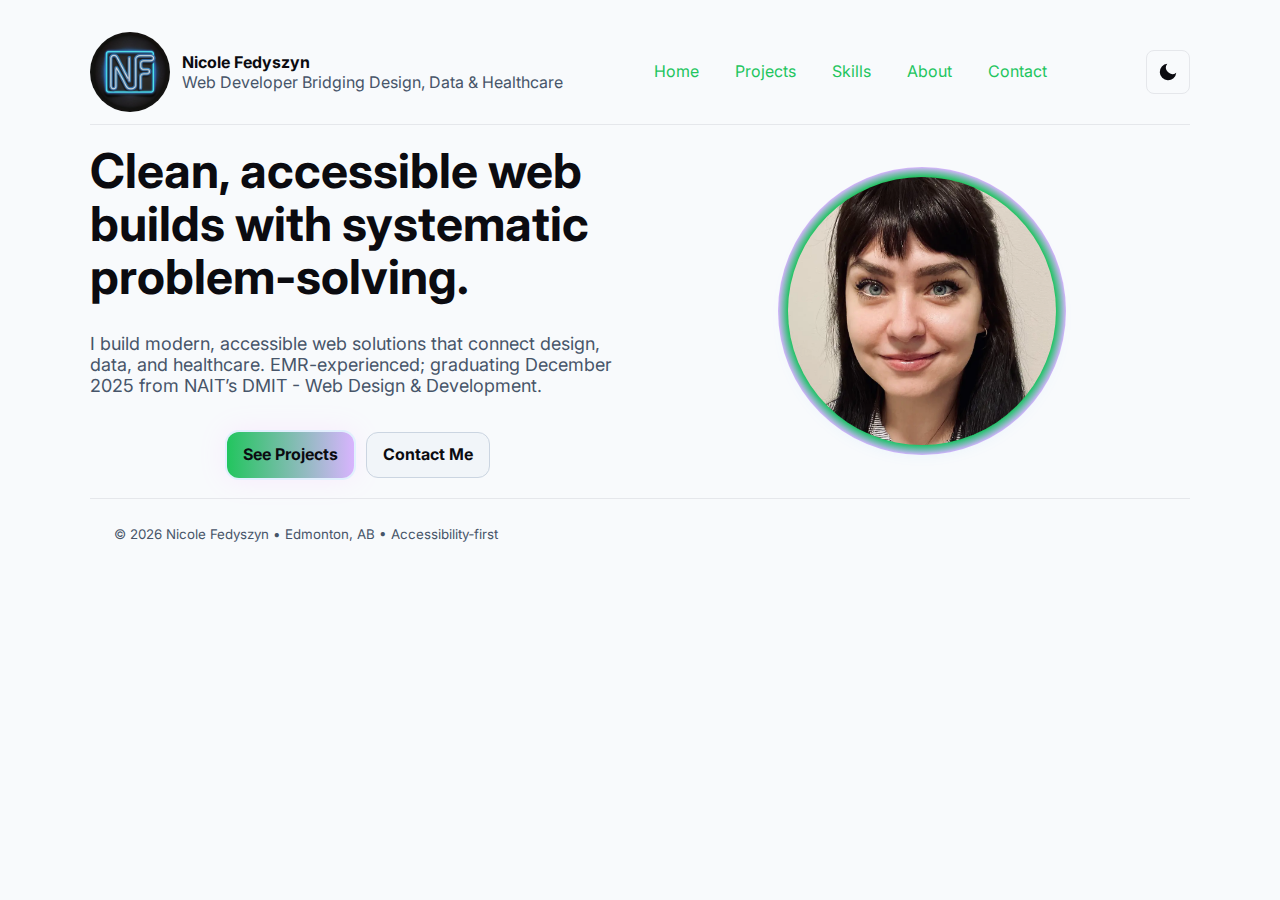
<file: index.html>
<!doctype html>
<html lang="en">

<head>
    <meta charset="utf-8" />
    <meta name="viewport" content="width=device-width, initial-scale=1" />
    <title>Nicole Fedyszyn — Web Dev/Design for Healthcare</title>
    <meta name="description"
        content="Portfolio of Nicole Fedyszyn — Web Developer with healthcare administration background. Projects, skills, and contact." />
    <link rel="preconnect" href="https://fonts.googleapis.com">
    <link rel="preconnect" href="https://fonts.gstatic.com" crossorigin>
    <link href="https://fonts.googleapis.com/css2?family=Inter:wght@400;600;800&display=swap" rel="stylesheet">
    <link rel="stylesheet" href="css/style.css">
    <script>(function(){try{var t=localStorage.getItem('nf-theme')||localStorage.getItem('theme')||'light';document.documentElement.setAttribute('data-theme',t);}catch(e){document.documentElement.setAttribute('data-theme','light');}})();</script>

</head>

<body>
    <div class="wrap">
    <header>
            <div class="brand">
                <img src="img/nflogo.jpg" alt="NF Logo" class="logo" />
                <div>
                    <strong>Nicole Fedyszyn</strong><br>
                    <span style="color:var(--muted)">Web Developer Bridging Design, Data & Healthcare</span>
                </div>
            </div>
            <button class="hamburger" aria-label="Toggle navigation" aria-expanded="false">
                <span></span>
                <span></span>
                <span></span>
            </button>
            <nav aria-label="Primary" class="nav-menu">
                <a href="index.html">Home</a>
                <a href="projects.html">Projects</a>
                <a href="skills.html">Skills</a>
                <a href="about.html">About</a>
                <a href="contact.html">Contact</a>
            </nav>
        </header>

        <section class="hero" id="home">
            <div>
                <h1>Clean, accessible web builds with systematic problem-solving.</h1>
                <p class="sub">I build modern, accessible web solutions that connect design, data, and healthcare. EMR-experienced; graduating December 2025 from NAIT’s DMIT - Web Design & Development.</p>
                <div class="cta">
                    <a class="btn" href="projects.html">See Projects</a>
                    <a class="btn alt" href="contact.html">Contact Me</a>

                </div>
            </div>
            <div>
                <div class="profile-ring">
                    <img src="img/profile.webp" alt="Nicole Fedyszyn" class="profile-image" />
                </div>
            </div>
        </section>



        <footer>
            <small>© <span id="y"></span> Nicole Fedyszyn • Edmonton, AB • Accessibility‑first</small>
        </footer>
    </div>


    <script src="js/hamburger.js"></script>
    <script src="js/theme-toggle.js"></script>
    <script>
        // tiny enhancement: current year
        document.getElementById("y").textContent = new Date().getFullYear();
    </script>
</body>

</html>
</file>
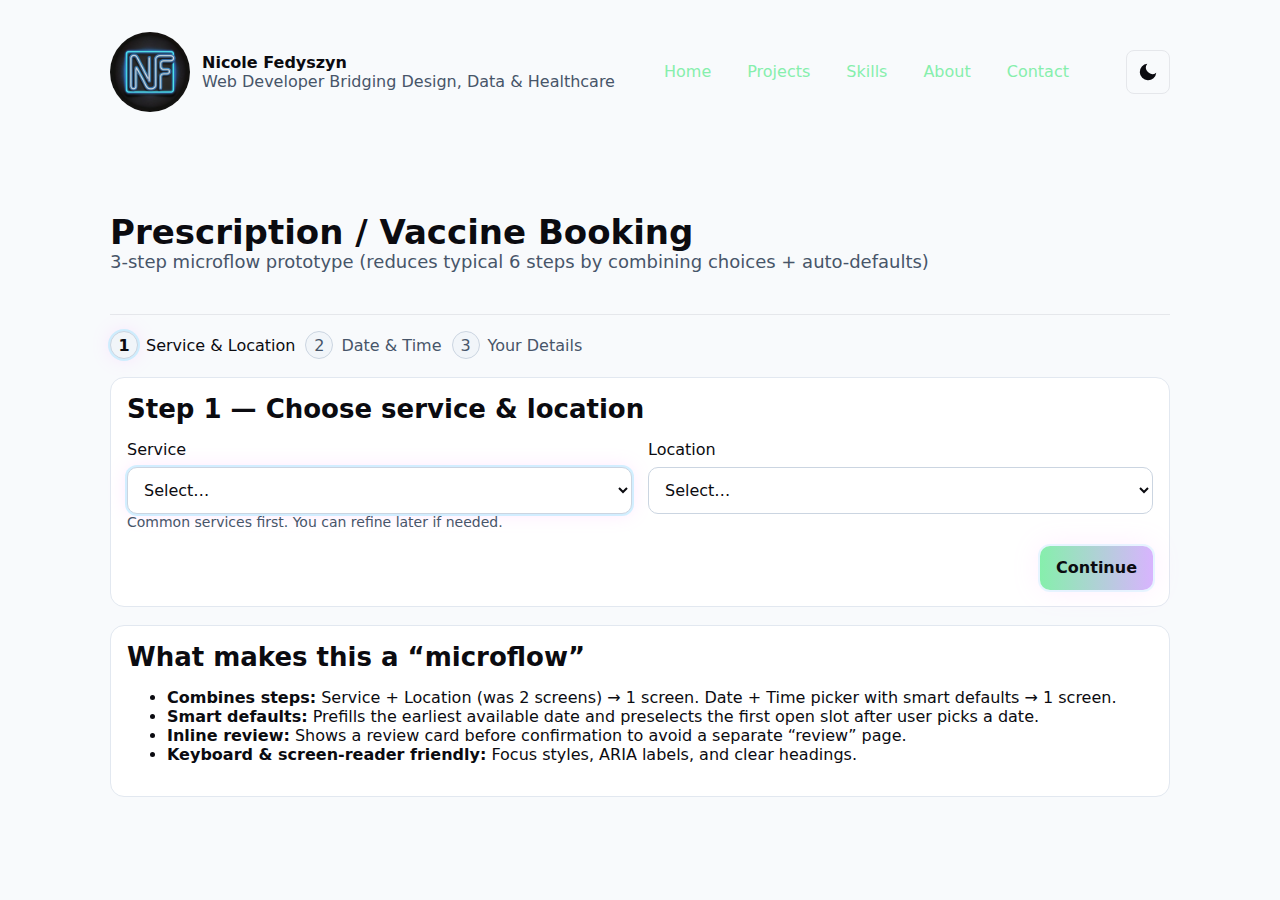
<file: projects/booking/index.html>
<!doctype html>
<html lang="en">

<head>
    <meta charset="utf-8" />
    <meta name="viewport" content="width=device-width, initial-scale=1" />
    <title>Prescription / Vaccine Booking — 3‑Step Microflow</title>
    <meta name="description"
        content="A streamlined 3‑step booking flow prototype that reduces clicks and cognitive load compared to traditional 6‑step forms." />
        <link rel="stylesheet" href="../../css/style.css">
    <link rel="preconnect" href="https://fonts.googleapis.com">
    <link rel="preconnect" href="https://fonts.gstatic.com" crossorigin>
    <link rel="stylesheet" href="css/style.css">
    <script>(function(){try{var t=localStorage.getItem('nf-theme')||localStorage.getItem('theme')||'light';document.documentElement.setAttribute('data-theme',t);}catch(e){document.documentElement.setAttribute('data-theme','light');}})();</script>
</head>

<body>
    <div class="wrap">
    <header>
        <div class="brand">
            <a href="../../index.html">
                <img src="../../img/nflogo.jpg" alt="NF Logo" class="logo" />
            </a>
            <div>
                <strong>Nicole Fedyszyn</strong><br>
                <span style="color:var(--muted)">Web Developer Bridging Design, Data & Healthcare</span>
            </div>
        </div>
        <button class="hamburger" aria-label="Toggle navigation" aria-expanded="false">
            <span></span>
            <span></span>
            <span></span>
        </button>
        <nav aria-label="Primary" class="nav-menu">
            <a href="../../index.html">Home</a>
            <a href="../../projects.html">Projects</a>
            <a href="../../skills.html">Skills</a>
            <a href="../../about.html">About</a>
            <a href="../../contact.html">Contact</a>
        </nav>
    </header>
    </div>
    
    <div class="wrap">
        <section class="booking-hero">
            <div class="booking-brand">
                
                <div>
                    <h1>Prescription / Vaccine Booking</h1>
                    <div class="sub">3‑step microflow prototype (reduces typical 6 steps by combining choices +
                        auto‑defaults)</div>
                </div>
            </div>
        </section>

        <nav aria-label="Progress" class="progress" id="progress">
            <div class="dot active" data-step="1">
                <div class="num" aria-hidden="true">1</div> Service & Location
            </div>
            <div class="dot" data-step="2">
                <div class="num" aria-hidden="true">2</div> Date & Time
            </div>
            <div class="dot" data-step="3">
                <div class="num" aria-hidden="true">3</div> Your Details
            </div>
        </nav>

        <section class="card" id="step1" aria-labelledby="s1h">
            <h2 id="s1h">Step 1 — Choose service & location</h2>
            <div class="grid">
                <div>
                    <label for="service">Service</label>
                    <select id="service" aria-describedby="service-hint">
                        <option value="">Select…</option>
                        <option>Flu vaccine</option>
                        <option>COVID‑19 vaccine</option>
                        <option>Rx pick‑up consult</option>
                    </select>
                    <div class="hint" id="service-hint">Common services first. You can refine later if needed.</div>
                </div>
                <div>
                    <label for="location">Location</label>
                    <select id="location">
                        <option value="">Select…</option>
                        <option>Downtown Pharmacy</option>
                        <option>West End Pharmacy</option>
                        <option>Southgate Pharmacy</option>
                    </select>
                </div>
            </div>
            <div class="actions">
                <button class="btn" id="to2">Continue</button>
            </div>
        </section>

        <section class="card" id="step2" hidden aria-labelledby="s2h">
            <h2 id="s2h">Step 2 — Pick a date & time</h2>
            <div class="grid">
                <div>
                    <label for="date">Date</label>
                    <input type="date" id="date" aria-describedby="date-hint" />
                    <div class="hint" id="date-hint">Defaults to the soonest day with availability.</div>
                </div>
                <div>
                    <label>Available times</label>
                    <div class="slots" id="slots" role="group" aria-label="Time slots"></div>
                </div>
            </div>
            <div class="actions">
                <button class="btn secondary" id="back1">Back</button>
                <button class="btn" id="to3">Continue</button>
            </div>
        </section>

        <section class="card" id="step3" hidden aria-labelledby="s3h">
            <h2 id="s3h">Step 3 — Your details & confirm</h2>
            <div class="grid">
                <div>
                    <label for="name">Full name</label>
                    <input type="text" id="name" autocomplete="name" />
                </div>
                <div>
                    <label for="email">Email</label>
                    <input type="email" id="email" autocomplete="email" />
                </div>
                <div>
                    <label for="phone">Phone</label>
                    <input type="tel" id="phone" autocomplete="tel" />
                </div>
                <div>
                    <label for="notes">Notes (optional)</label>
                    <input type="text" id="notes" placeholder="e.g., accessibility needs" />
                </div>
            </div>

            <h3>Review</h3>
            <div class="review" id="review"></div>
            <div class="actions">
                <button class="btn secondary" id="back2">Back</button>
                <button class="btn" id="confirm">Confirm booking</button>
            </div>
            <div id="err" class="error" role="alert" hidden>Please fill name and a valid email, and select a time.</div>
        </section>

        <section class="card" id="done" hidden>
            <h2>Booked!</h2>
            <p class="success">Your appointment is confirmed. A confirmation email will be sent shortly. (Prototype only
                — no email is sent.)</p>
            <p><a href="#" id="new">Book another appointment</a></p>
        </section>

        <section class="card" style="margin-top:18px">
            <h2>What makes this a “microflow”</h2>
            <ul>
                <li><strong>Combines steps:</strong> Service + Location (was 2 screens) → 1 screen. Date + Time picker
                    with smart defaults → 1 screen.</li>
                <li><strong>Smart defaults:</strong> Prefills the earliest available date and preselects the first open
                    slot after user picks a date.</li>
                <li><strong>Inline review:</strong> Shows a review card before confirmation to avoid a separate “review”
                    page.</li>
                <li><strong>Keyboard & screen‑reader friendly:</strong> Focus styles, ARIA labels, and clear headings.
                </li>
            </ul>
        </section>

    </div>

    <script src="script.js"></script>
    <script src="../../js/hamburger.js"></script>
    <script src="../../js/theme-toggle.js"></script>
</body>

</html>
</file>
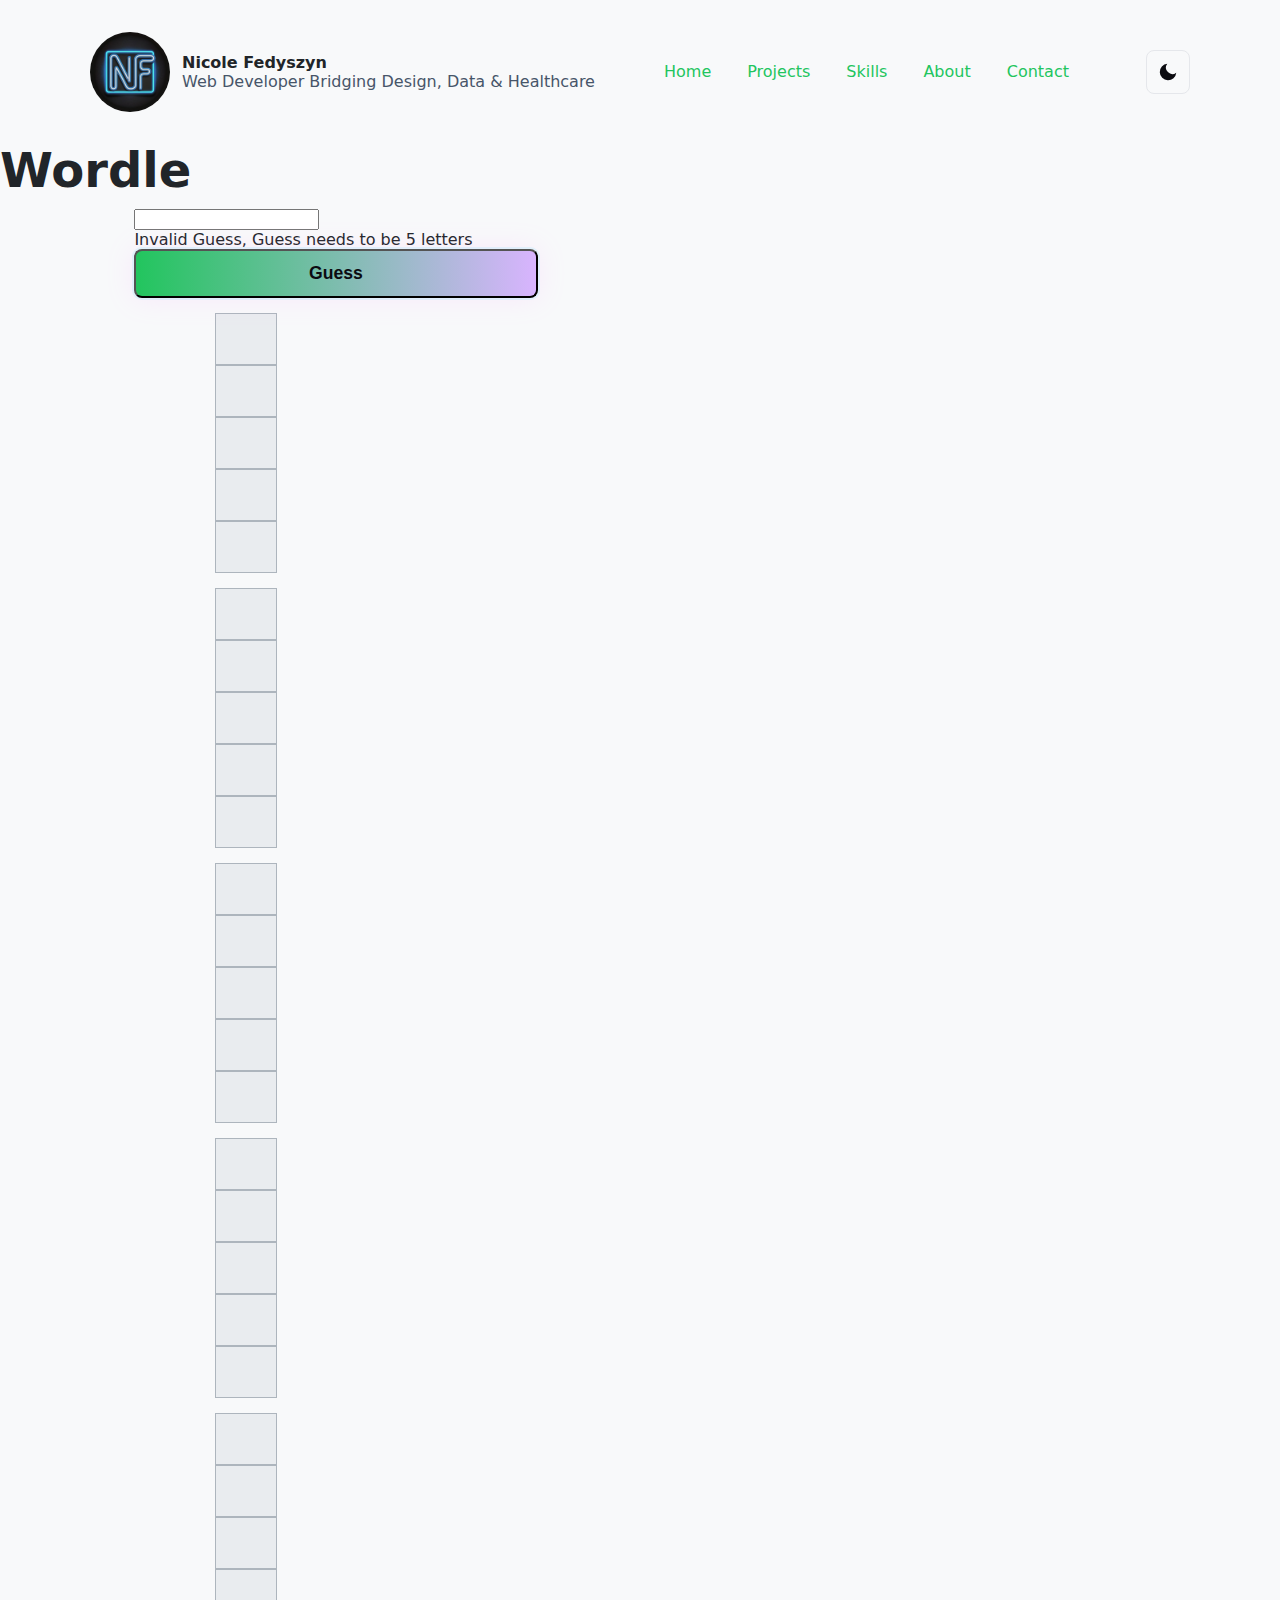
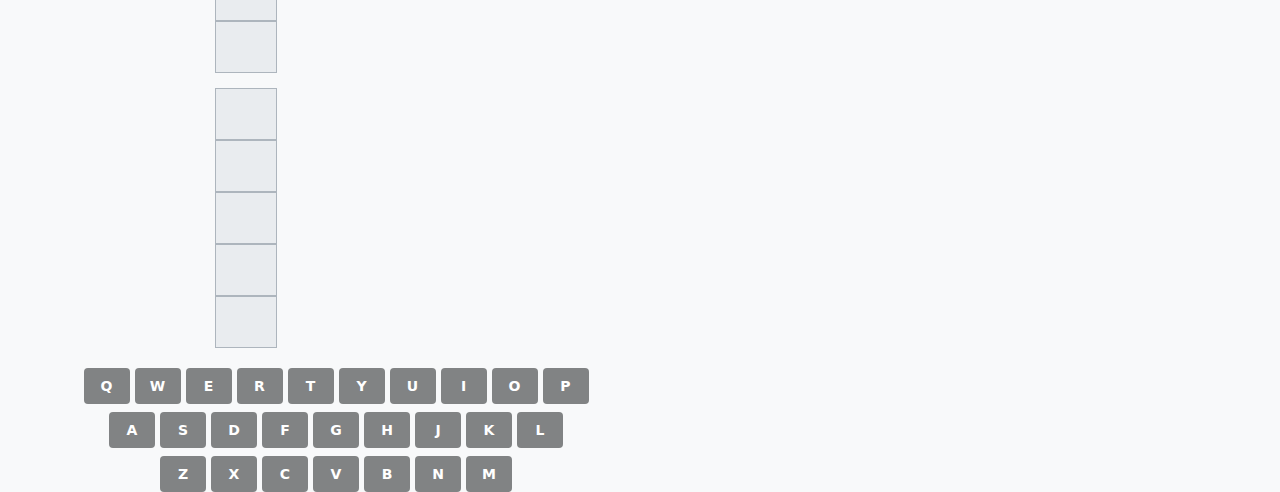
<file: projects/wordle/index.html>
<!DOCTYPE html>
<html lang="en-us">

<head>
  <meta charset="utf-8">
  <meta name="viewport" content="width=device-width, initial-scale=1">
  <meta name="description" content="">

  <title>Welcome to Wordle</title>

  <!-- Link to Bootstrap 5 -->
  <link href="https://cdn.jsdelivr.net/npm/bootstrap@5.0.2/dist/css/bootstrap.min.css" rel="stylesheet"
    integrity="sha384-EVSTQN3/azprG1Anm3QDgpJLIm9Nao0Yz1ztcQTwFspd3yD65VohhpuuCOmLASjC" crossorigin="anonymous">

  <link rel="stylesheet" type="text/css" href="css/main.css">
  <link rel="stylesheet" type="text/css" href="css/cover.css">
  <link rel="stylesheet" href="../../css/style.css">
  <script>(function(){try{var t=localStorage.getItem('nf-theme')||localStorage.getItem('theme')||'light';document.documentElement.setAttribute('data-theme',t);}catch(e){document.documentElement.setAttribute('data-theme','light');}})();</script>
  <script src="js/main.js" defer></script>
  
</head>

<body class="h-100 text-white bg-dark">
  <div class="wrap">
  <header>
    <div class="brand">
      <a href="../../index.html">
        <img src="../../img/nflogo.jpg" alt="NF Logo" class="logo" />
      </a>
      <div>
        <strong>Nicole Fedyszyn</strong><br>
  <span style="color:var(--muted)">Web Developer Bridging Design, Data & Healthcare</span>
      </div>
    </div>
    <button class="hamburger" aria-label="Toggle navigation" aria-expanded="false">
      <span></span>
      <span></span>
      <span></span>
    </button>
    <nav aria-label="Primary" class="nav-menu">
      <a href="../../index.html">Home</a>
      <a href="../../projects.html">Projects</a>
      <a href="../../skills.html">Skills</a>
      <a href="../../about.html">About</a>
      <a href="../../contact.html">Contact</a>
    </nav>
  </header>
  </div>
  <div class="cover-container d-flex w-100 h-100 p-3 mx-auto flex-column">

    <main class="px-3 container">

      <h1 id="title" class="text-center">Wordle</h1>

      <form class="wordle" id="wordle-form">
        <div class="wordle-fields">
          <div class="mb-3">
            <input name="guess" type="text" class="form-control" id="movie-filter">
            <div class="invalid-feedback">
              Invalid Guess, Guess needs to be 5 letters
            </div>
          </div>
          <div class="mb-3">
            <button type="submit" class="btn btn-primary" style="width:100%;font-size:1.1rem;">Guess</button>
          </div>
        </div>

        <div class="wordle-success alert alert-success m-5 text-center hidden" role="alert">
          You did it!
        </div>
        <div class="wordle">
          <div class="guess-0 guesses d-flex flex-row align-items-center justify-content-between">
            <div class=" guess-character"></div>
            <div class=" guess-character"></div>
            <div class=" guess-character"></div>
            <div class=" guess-character"></div>
            <div class=" guess-character"></div>
          </div>
          <div class="guess-1 guesses d-flex flex-row align-items-center justify-content-between">
            <div class=" guess-character"></div>
            <div class=" guess-character"></div>
            <div class=" guess-character"></div>
            <div class=" guess-character"></div>
            <div class=" guess-character"></div>
          </div>
          <div class="guess-2 guesses d-flex flex-row align-items-center justify-content-between">
            <div class=" guess-character"></div>
            <div class=" guess-character"></div>
            <div class=" guess-character"></div>
            <div class=" guess-character"></div>
            <div class=" guess-character"></div>
          </div>
          <div class="guess-3 guesses d-flex flex-row align-items-center justify-content-between">
            <div class=" guess-character"></div>
            <div class=" guess-character"></div>
            <div class=" guess-character"></div>
            <div class=" guess-character"></div>
            <div class=" guess-character"></div>
          </div>
          <div class="guess-4 guesses d-flex flex-row align-items-center justify-content-between">
            <div class=" guess-character"></div>
            <div class=" guess-character"></div>
            <div class=" guess-character"></div>
            <div class=" guess-character"></div>
            <div class=" guess-character"></div>
          </div>
          <div class="guess-5 guesses d-flex flex-row align-items-center justify-content-between">
            <div class=" guess-character"></div>
            <div class=" guess-character"></div>
            <div class=" guess-character"></div>
            <div class=" guess-character"></div>
            <div class=" guess-character"></div>
          </div>
        </div>
        <div class="keyboard mt-4">
          <div class="keyboard-row">
            <div class="key" data-key="q">Q</div>
            <div class="key" data-key="w">W</div>
            <div class="key" data-key="e">E</div>
            <div class="key" data-key="r">R</div>
            <div class="key" data-key="t">T</div>
            <div class="key" data-key="y">Y</div>
            <div class="key" data-key="u">U</div>
            <div class="key" data-key="i">I</div>
            <div class="key" data-key="o">O</div>
            <div class="key" data-key="p">P</div>
          </div>
          <div class="keyboard-row">
            <div class="key" data-key="a">A</div>
            <div class="key" data-key="s">S</div>
            <div class="key" data-key="d">D</div>
            <div class="key" data-key="f">F</div>
            <div class="key" data-key="g">G</div>
            <div class="key" data-key="h">H</div>
            <div class="key" data-key="j">J</div>
            <div class="key" data-key="k">K</div>
            <div class="key" data-key="l">L</div>
          </div>
          <div class="keyboard-row">
            <div class="key" data-key="z">Z</div>
            <div class="key" data-key="x">X</div>
            <div class="key" data-key="c">C</div>
            <div class="key" data-key="v">V</div>
            <div class="key" data-key="b">B</div>
            <div class="key" data-key="n">N</div>
            <div class="key" data-key="m">M</div>
          </div>
        </div>
    </main>
  </div>
  <script src="../../js/hamburger.js"></script>
  <script src="../../js/theme-toggle.js"></script>
</body>

</html>
</file>
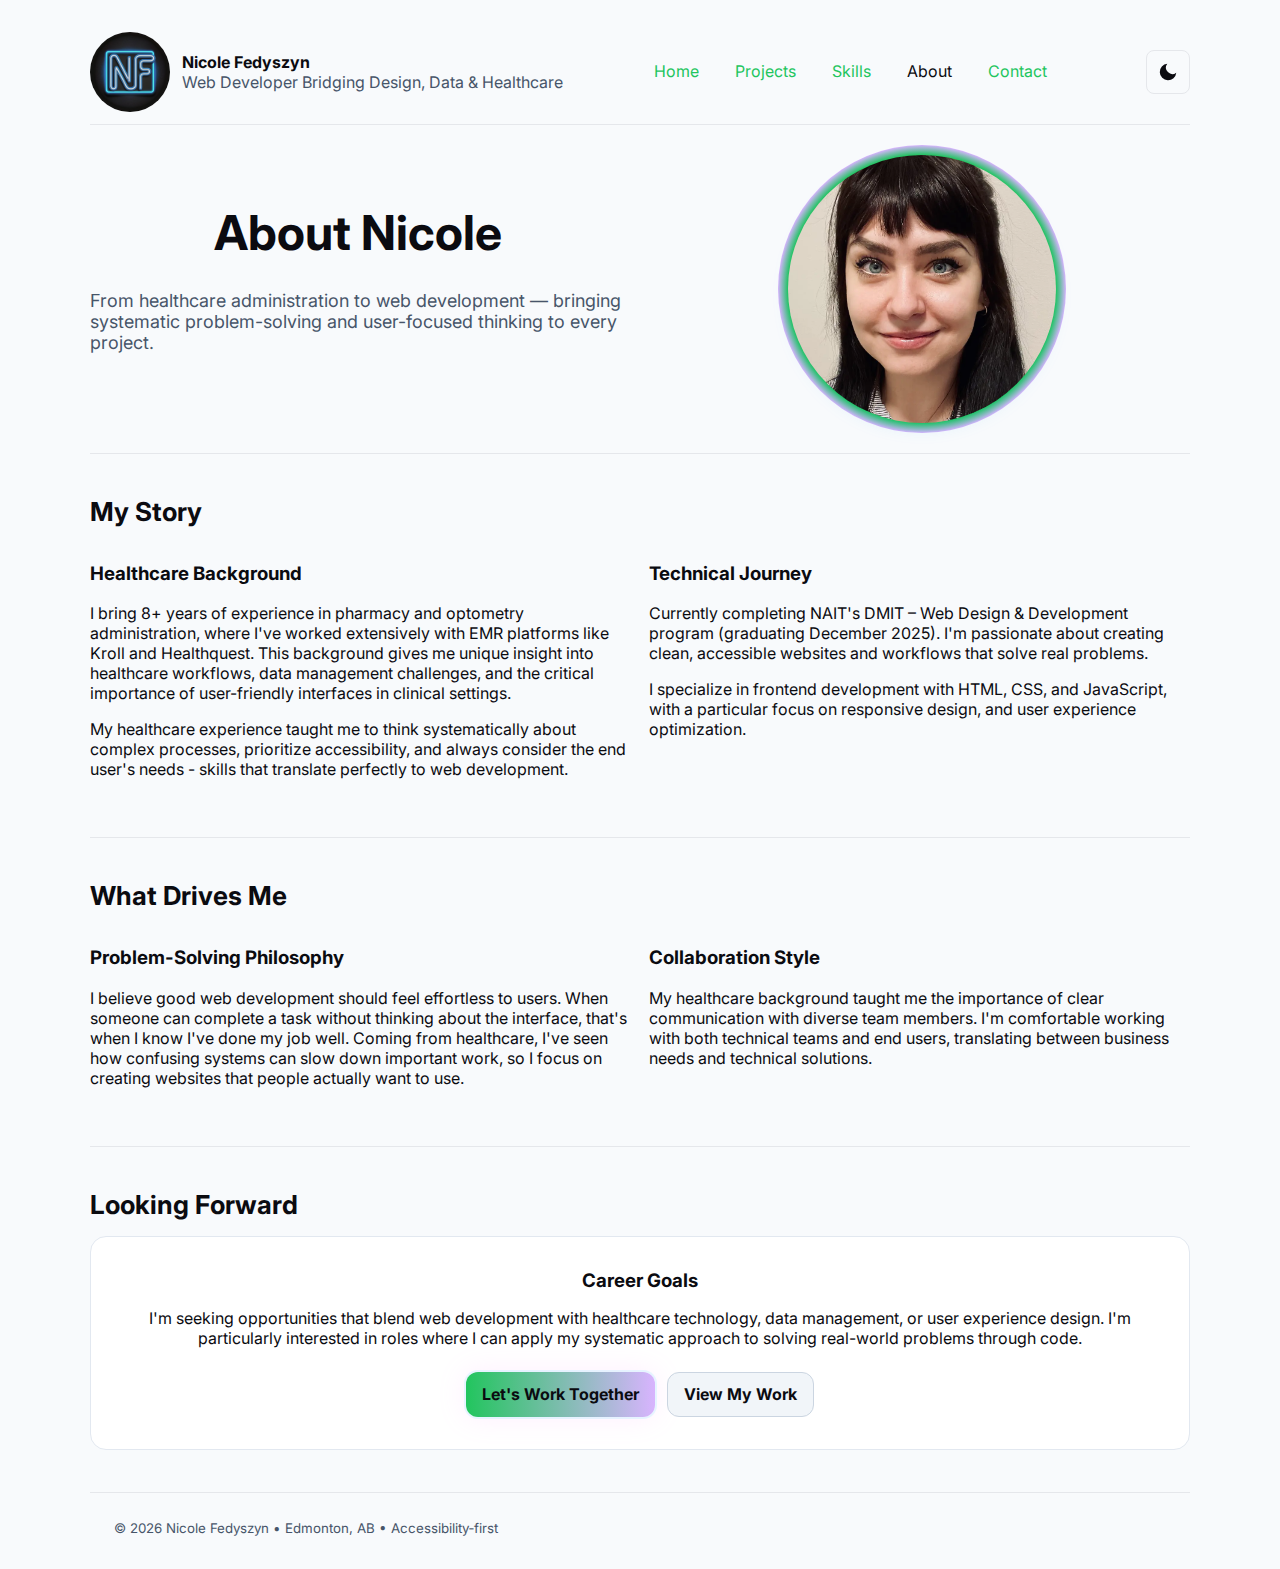
<file: about.html>
<!doctype html>
<html lang="en">
<head>
    <meta charset="utf-8" />
    <meta name="viewport" content="width=device-width, initial-scale=1" />
    <title>About — Nicole Fedyszyn | Web Developer</title>
    <link rel="preconnect" href="https://fonts.googleapis.com">
    <link rel="preconnect" href="https://fonts.gstatic.com" crossorigin>
    <link href="https://fonts.googleapis.com/css2?family=Inter:wght@400;600;800&display=swap" rel="stylesheet">
    <link rel="stylesheet" href="css/style.css">
    <script>(function(){try{var t=localStorage.getItem('nf-theme')||localStorage.getItem('theme')||'light';document.documentElement.setAttribute('data-theme',t);}catch(e){document.documentElement.setAttribute('data-theme','light');}})();</script>
</head>
<body>
    <div class="wrap">
        <header>
            <div class="brand">
                <a href="index.html">
                    <img src="img/nflogo.jpg" alt="NF Logo" class="logo" />
                </a>
                <div>
                    <strong>Nicole Fedyszyn</strong><br>
                    <span style="color:var(--muted)">Web Developer Bridging Design, Data & Healthcare</span>
                </div>
            </div>
            <button class="hamburger" aria-label="Toggle navigation" aria-expanded="false">
                <span></span>
                <span></span>
                <span></span>
            </button>
            <nav aria-label="Primary" class="nav-menu">
                <a href="index.html">Home</a>
                <a href="projects.html">Projects</a>
                <a href="skills.html">Skills</a>
                <a href="about.html" style="color: var(--txt)">About</a>
                <a href="contact.html">Contact</a>
            </nav>
        </header>

        <section class="hero">
            <div>
                <h1>About Nicole</h1>
                <p class="sub">From healthcare administration to web development — bringing systematic problem-solving and user-focused thinking to every project.</p>
            </div>
            <div class="profile-ring">
                <img src="img/profile.webp" alt="Nicole Fedyszyn" class="profile-image" />
            </div>
        </section>

        <section id="about" aria-labelledby="about-h">
            <h2 id="about-h">My Story</h2>
            <div class="two">
                <div>
                    <h3>Healthcare Background</h3>
                    <p>I bring 8+ years of experience in pharmacy and optometry administration, where I've worked extensively with EMR platforms like Kroll and Healthquest. This background gives me unique insight into healthcare workflows, data management challenges, and the critical importance of user-friendly interfaces in clinical settings.</p>
                    <p>My healthcare experience taught me to think systematically about complex processes, prioritize accessibility, and always consider the end user's needs - skills that translate perfectly to web development.</p>
                </div>
                <div>
                    <h3>Technical Journey</h3>
                    <p>Currently completing NAIT's DMIT – Web Design & Development program (graduating December 2025). I'm passionate about creating clean, accessible websites and workflows that solve real problems.</p>
                    <p>I specialize in frontend development with HTML, CSS, and JavaScript, with a particular focus on responsive design, and user experience optimization.</p>
                </div>
            </div>
        </section>

        <section>
            <h2>What Drives Me</h2>
            <div class="two">
                <div>
                    <h3>Problem-Solving Philosophy</h3>
                    <p>I believe good web development should feel effortless to users. When someone can complete a task without thinking about the interface, that's when I know I've done my job well. Coming from healthcare, I've seen how confusing systems can slow down important work, so I focus on creating websites that people actually want to use.</p>
                </div>
                <div>
                    <h3>Collaboration Style</h3>
                    <p>My healthcare background taught me the importance of clear communication with diverse team members. I'm comfortable working with both technical teams and end users, translating between business needs and technical solutions.</p>
                </div>
            </div>
        </section>

        <section>
            <h2>Looking Forward</h2>
            <div class="card" style="text-align: center; padding: 32px;">
                <h3>Career Goals</h3>
                <p>I'm seeking opportunities that blend web development with healthcare technology, data management, or user experience design. I'm particularly interested in roles where I can apply my systematic approach to solving real-world problems through code.</p>
                <div class="cta cta-center" style="margin-top: 24px;">
                    <a href="contact.html" class="btn">Let's Work Together</a>
                    <a href="projects.html" class="btn alt">View My Work</a>
                </div>
            </div>
        </section>

        <footer>
            <small>© <span id="y"></span> Nicole Fedyszyn • Edmonton, AB • Accessibility‑first</small>
        </footer>
    </div>

    <script src="js/hamburger.js"></script>
    <script src="js/theme-toggle.js"></script>
    <script>
        document.getElementById("y").textContent = new Date().getFullYear();
    </script>
</body>
</html>
</file>
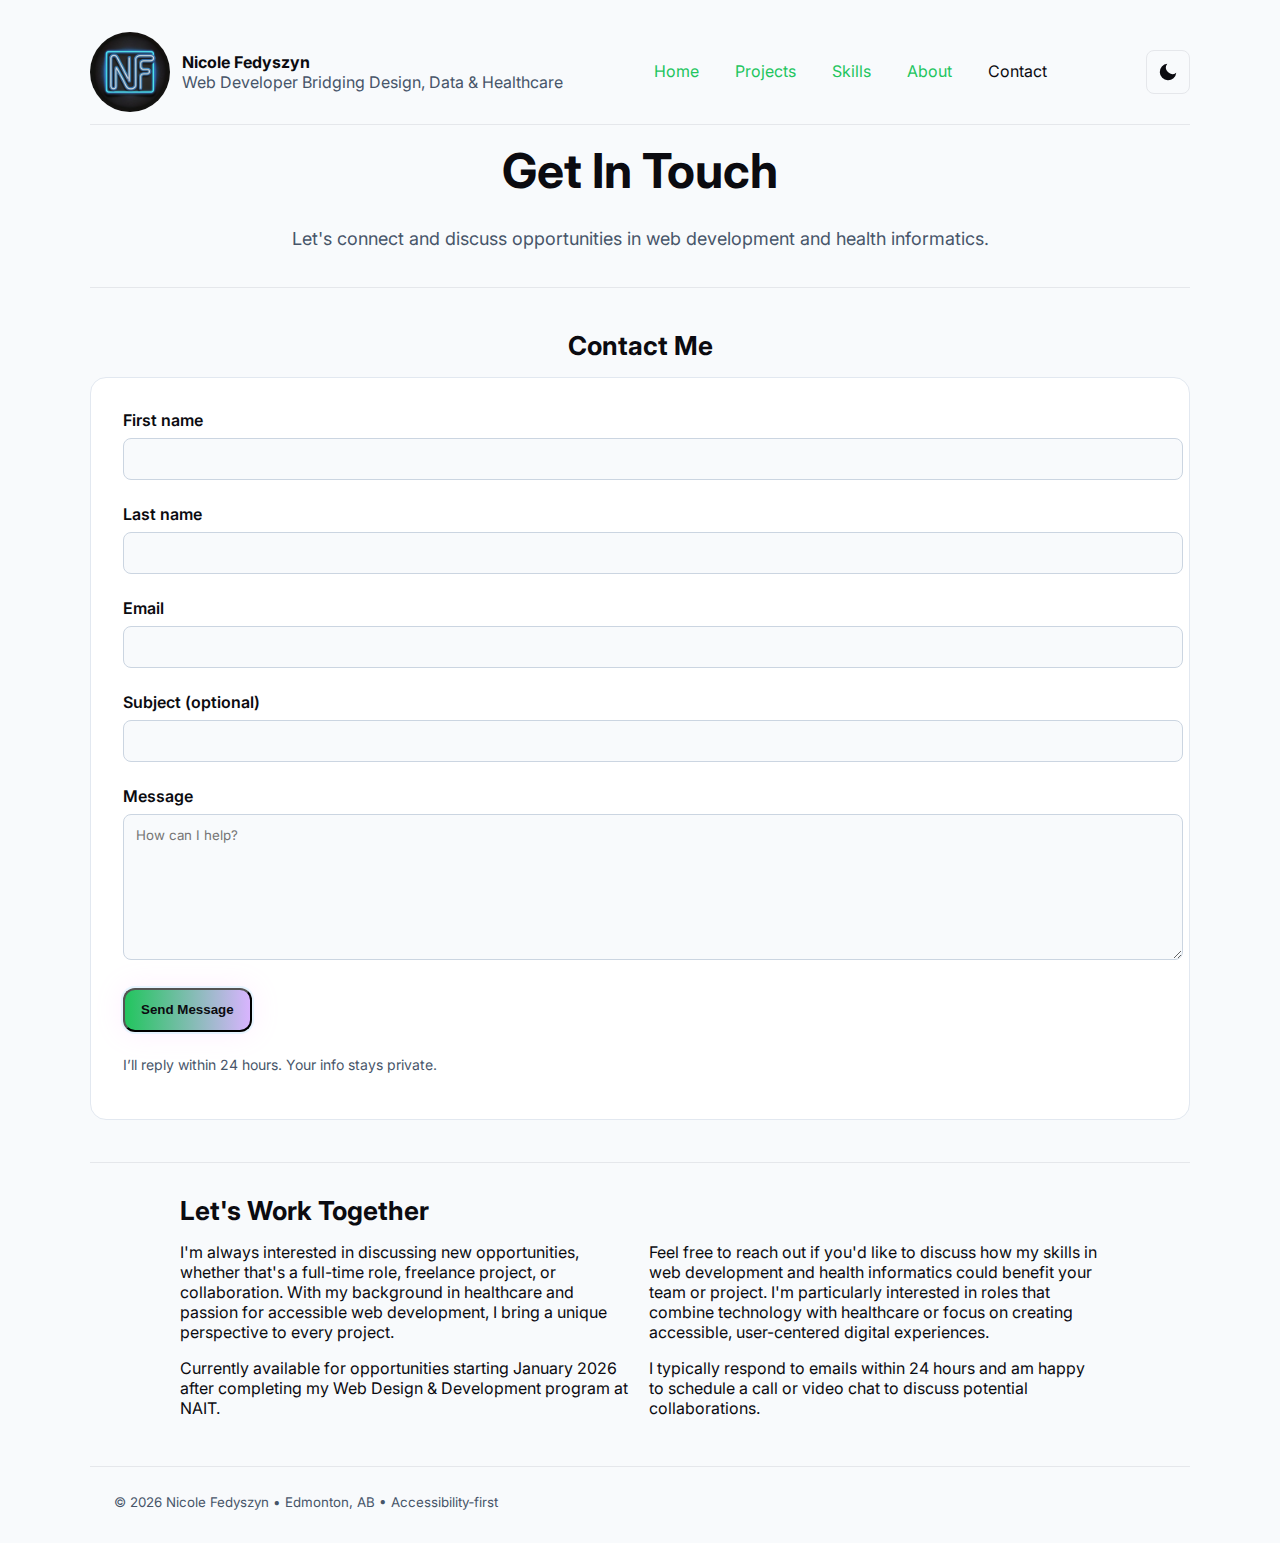
<file: contact.html>
<!doctype html>
<html lang="en">
<head>
    <meta charset="utf-8" />
    <meta name="viewport" content="width=device-width, initial-scale=1" />
    <title>Contact — Nicole Fedyszyn | Web Developer</title>
    <link rel="preconnect" href="https://fonts.googleapis.com">
    <link rel="preconnect" href="https://fonts.gstatic.com" crossorigin>
    <link href="https://fonts.googleapis.com/css2?family=Inter:wght@400;600;800&display=swap" rel="stylesheet">
    <link rel="stylesheet" href="css/style.css">
    <script>(function(){try{var t=localStorage.getItem('nf-theme')||localStorage.getItem('theme')||'light';document.documentElement.setAttribute('data-theme',t);}catch(e){document.documentElement.setAttribute('data-theme','light');}})();</script>
</head>
<body class="contact-page">
    <div class="wrap">
        <header>
            <div class="brand">
                <a href="index.html">
                    <img src="img/nflogo.jpg" alt="NF Logo" class="logo" />
                </a>
                <div>
                    <strong>Nicole Fedyszyn</strong><br>
                    <span style="color:var(--muted)">Web Developer Bridging Design, Data & Healthcare</span>
                </div>
            </div>
            <button class="hamburger" aria-label="Toggle navigation" aria-expanded="false">
                <span></span>
                <span></span>
                <span></span>
            </button>
            <nav aria-label="Primary" class="nav-menu">
                <a href="index.html">Home</a>
                <a href="projects.html">Projects</a>
                <a href="skills.html">Skills</a>
                <a href="about.html">About</a>
                <a href="contact.html" style="color: var(--txt)">Contact</a>
            </nav>
        </header>

        <section class="hero hero-center">
            <div class="hero-text-center">
                <h1>Get In Touch</h1>
                <p class="sub">Let's connect and discuss opportunities in web development and health informatics.</p>
            </div>
        </section>

        <section>
            <h2 style="text-align: center;">Contact Me</h2>
            <form id="contact-form" class="contact-form" aria-describedby="contact-note">
                <div class="form-group">
                    <label for="firstName">First name</label>
                    <input id="firstName" name="firstName" type="text" autocomplete="given-name" required />
                </div>
                <div class="form-group">
                    <label for="lastName">Last name</label>
                    <input id="lastName" name="lastName" type="text" autocomplete="family-name" required />
                </div>
                <div class="form-group">
                    <label for="email">Email</label>
                    <input id="email" name="email" type="email" autocomplete="email" required />
                </div>
                <div class="form-group">
                    <label for="subject">Subject (optional)</label>
                    <input id="subject" name="subject" type="text" />
                </div>
                <div class="form-group">
                    <label for="message">Message</label>
                    <textarea id="message" name="message" rows="6" required placeholder="How can I help?"></textarea>
                </div>
                <!-- Honeypot for bots -->
                <div style="position:absolute; left:-9999px; width:1px; height:1px; overflow:hidden;">
                    <label for="company">Company</label>
                    <input id="company" name="company" type="text" tabindex="-1" autocomplete="off" />
                </div>
                <div class="form-group" style="margin-top: 1rem;">
                    <button type="submit" class="btn">Send Message</button>
                </div>
                <p id="contact-note" class="meta" style="margin-top: 8px;">I’ll reply within 24 hours. Your info stays private.</p>
                <div id="contact-status" class="meta" aria-live="polite" style="margin-top:8px;"></div>
            </form>
        </section>

        <section style="padding: 32px 0;">
            <h2 class="two" style="padding: 0 7vw; max-width: 1100px; margin: 0 auto;">Let's Work Together</h2>
            <div class="two" style="padding: 0 7vw; max-width: 1100px; margin: 0 auto;">
                <div>
                    <p>I'm always interested in discussing new opportunities, whether that's a full-time role, freelance project, or collaboration. With my background in healthcare and passion for accessible web development, I bring a unique perspective to every project.</p>
                    <p>Currently available for opportunities starting January 2026 after completing my Web Design & Development program at NAIT.</p>
                </div>
                <div>
                    <p>Feel free to reach out if you'd like to discuss how my skills in web development and health informatics could benefit your team or project. I'm particularly interested in roles that combine technology with healthcare or focus on creating accessible, user-centered digital experiences.</p>
                    <p>I typically respond to emails within 24 hours and am happy to schedule a call or video chat to discuss potential collaborations.</p>
                </div>
            </div>
        </section>

        <footer>
            <small>© <span id="y"></span> Nicole Fedyszyn • Edmonton, AB • Accessibility‑first</small>
        </footer>
    </div>
    <script src="js/hamburger.js"></script>
    <script src="js/theme-toggle.js"></script>
    <script src="js/contact.js"></script>
    <script>
        document.getElementById("y").textContent = new Date().getFullYear();
    </script>
</body>
</html>
</file>
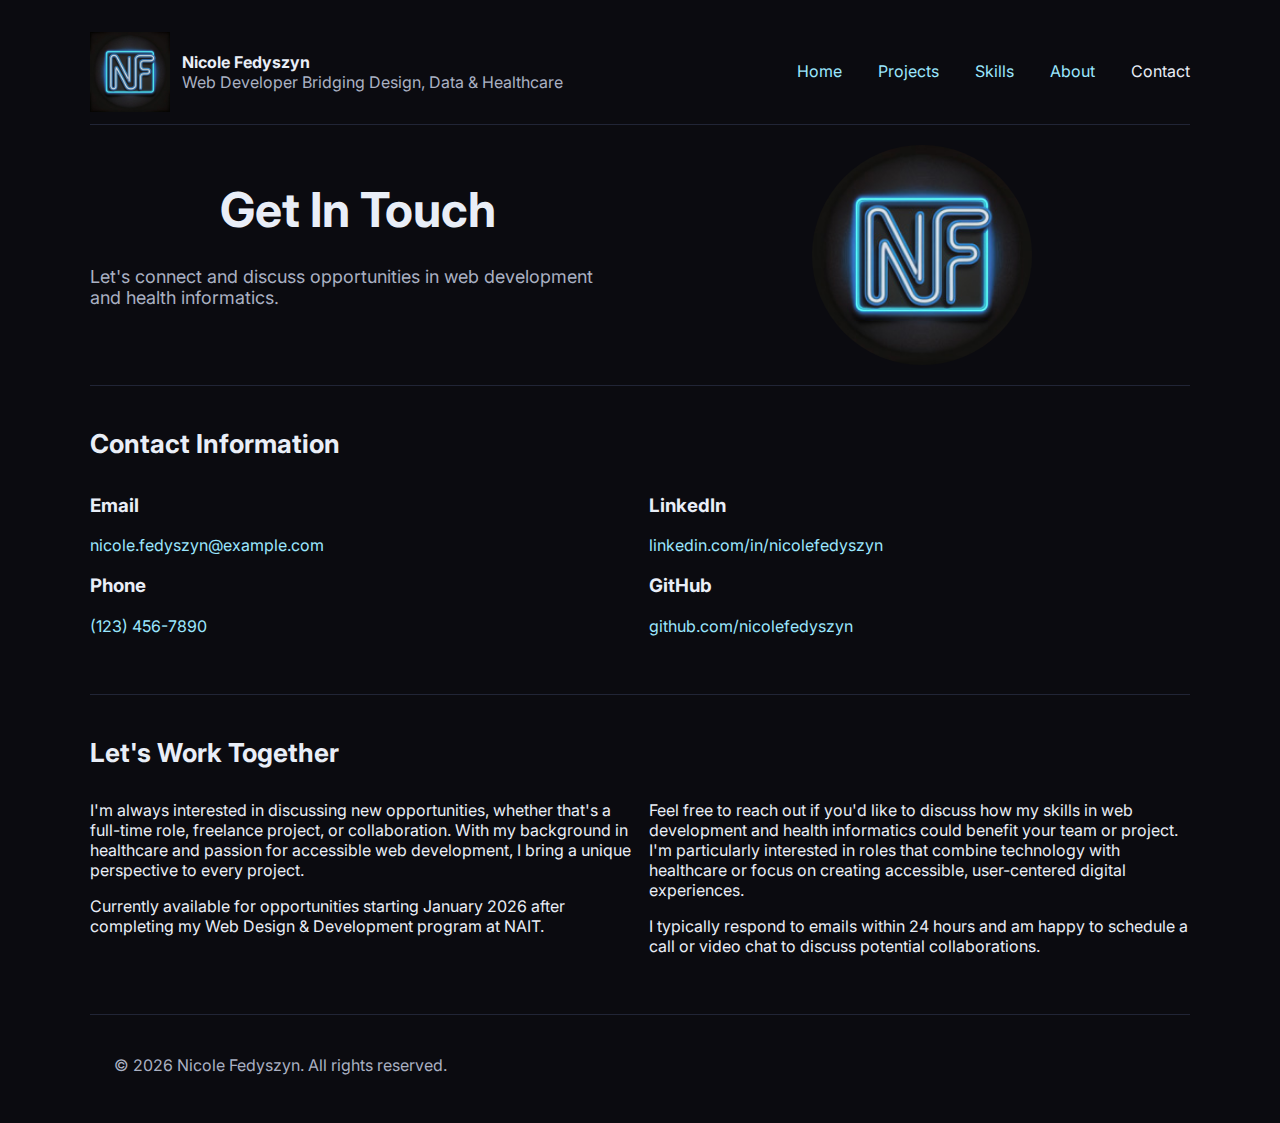
<file: contact_backup.html>
<!doctype html>
<html lang="en">
<head>
    <meta charset="utf-8" />
    <meta name="viewport" content="width=device-width, initial-scale=1" />
    <title>Contact — Nicole Fedyszyn | Web Developer</title>
    <link rel="preconnect" href="https://fonts.googleapis.com">
    <link rel="preconnect" href="https://fonts.gstatic.com" crossorigin>
    <link href="https://fonts.googleapis.com/css2?family=Inter:wght@400;600;800&display=swap" rel="stylesheet">
    <link rel="stylesheet" href="css/style.css">
</head>
<body>
    <div class="wrap">
        <header>
            <div class="brand">
                <img src="img/nflogo.jpg" alt="NF Logo" class="logo" style="width: 80px; height: 80px; object-fit: cover; border: none !important; outline: none !important; box-shadow: none !important; background: none !important; border-radius: 0 !important;" />
                <div>
                    <strong>Nicole Fedyszyn</strong><br>
                    <span style="color:var(--muted)">Web Developer Bridging Design, Data & Healthcare</span>
                </div>
            </div>
            <button class="hamburger" aria-label="Toggle navigation" aria-expanded="false">
                <span></span>
                <span></span>
                <span></span>
            </button>
            <nav aria-label="Primary" class="nav-menu">
                <a href="index.html">Home</a>
                <a href="projects.html">Projects</a>
                <a href="skills.html">Skills</a>
                <a href="about.html">About</a>
                <a href="contact.html" style="color: var(--txt)">Contact</a>
            </nav>
        </header>

        <section class="hero">
            <div>
                <h1>Get In Touch</h1>
                <p class="sub">Let's connect and discuss opportunities in web development and health informatics.</p>
            </div>
            <div>
                <img src="img/nflogo.jpg" alt="Nicole Fedyszyn Logo" class="profile-image" style="width: 220px; height: 220px; object-fit: cover; margin: 0 auto; display: block; border: none; box-shadow: none; background: none; border-radius: 50%;">
            </div>
        </section>

        <section>
            <h2>Contact Information</h2>
            <div class="two">
                <div>
                    <h3>Email</h3>
                    <p><a href="mailto:nicole.fedyszyn@example.com">nicole.fedyszyn@example.com</a></p>
                    
                    <h3>Phone</h3>
                    <p><a href="tel:+1234567890">(123) 456-7890</a></p>
                </div>
                <div>
                    <h3>LinkedIn</h3>
                    <p><a href="https://linkedin.com/in/nicolefedyszyn" target="_blank">linkedin.com/in/nicolefedyszyn</a></p>
                    
                    <h3>GitHub</h3>
                    <p><a href="https://github.com/nicolefedyszyn" target="_blank">github.com/nicolefedyszyn</a></p>
                </div>
            </div>
        </section>

        <section>
            <h2>Let's Work Together</h2>
            <div class="two">
                <div>
                    <p>I'm always interested in discussing new opportunities, whether that's a full-time role, freelance project, or collaboration. With my background in healthcare and passion for accessible web development, I bring a unique perspective to every project.</p>
                    <p>Currently available for opportunities starting January 2026 after completing my Web Design & Development program at NAIT.</p>
                </div>
                <div>
                    <p>Feel free to reach out if you'd like to discuss how my skills in web development and health informatics could benefit your team or project. I'm particularly interested in roles that combine technology with healthcare or focus on creating accessible, user-centered digital experiences.</p>
                    <p>I typically respond to emails within 24 hours and am happy to schedule a call or video chat to discuss potential collaborations.</p>
                </div>
            </div>
        </section>

        <footer>
            <p>&copy; <span id="y"></span> Nicole Fedyszyn. All rights reserved.</p>
        </footer>
    </div>

    <script>
        document.getElementById("y").textContent = new Date().getFullYear();
    </script>
</body>
</html>
</file>
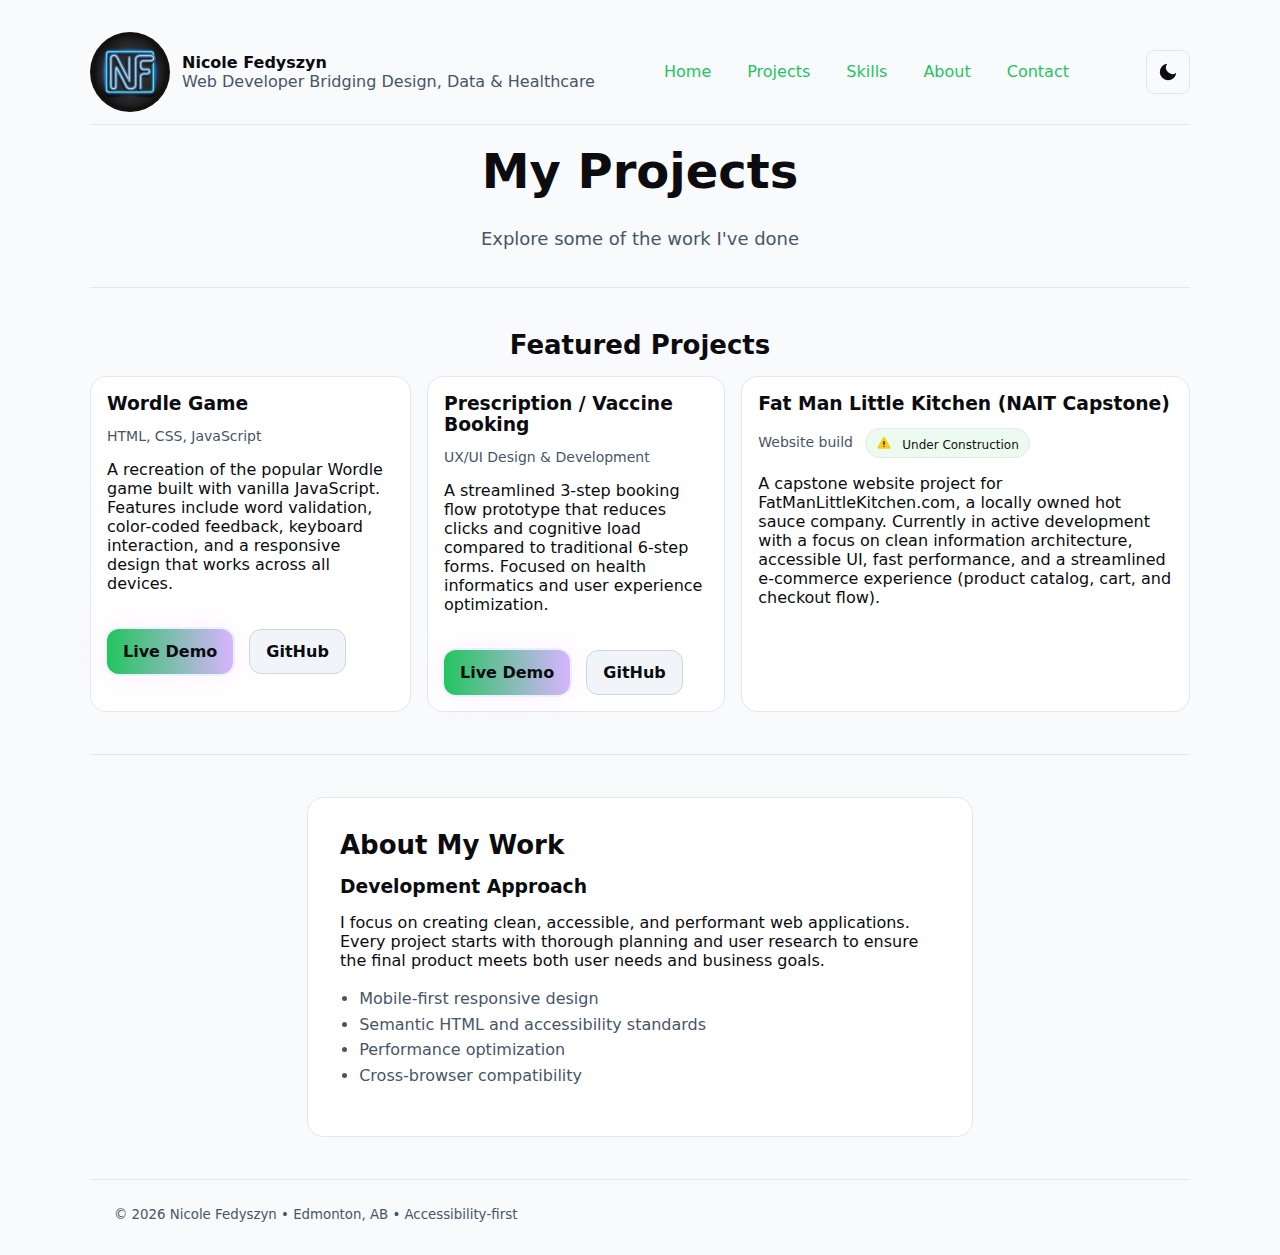
<file: projects.html>
<!DOCTYPE html>
<html lang="en">
<head>
    <meta charset="UTF-8">
    <meta name="viewport" content="width=device-width, initial-scale=1.0">
    <title>Projects - Nicole Fedyszyn</title>
    <link rel="stylesheet" href="css/style.css">
    <script>(function(){try{var t=localStorage.getItem('nf-theme')||localStorage.getItem('theme')||'light';document.documentElement.setAttribute('data-theme',t);}catch(e){document.documentElement.setAttribute('data-theme','light');}})();</script>
</head>
<body class="projects-page">
    <div class="wrap">
        <header>
            <div class="brand">
                <a href="index.html">
                    <img src="img/nflogo.jpg" alt="NF Logo" class="logo" />
                </a>
                <div>
                    <strong>Nicole Fedyszyn</strong><br>
                    <span style="color:var(--muted)">Web Developer Bridging Design, Data & Healthcare</span>
                </div>
            </div>
            <button class="hamburger" id="hamburger">
                <span></span>
                <span></span>
                <span></span>
            </button>
            <nav aria-label="Primary" class="nav-menu" id="nav-menu">
                <a href="index.html">Home</a>
                <a href="projects.html" class="active">Projects</a>
                <a href="skills.html">Skills</a>
                <a href="about.html">About</a>
                <a href="contact.html">Contact</a>
            </nav>
        </header>

        <section class="hero hero-center">
            <div class="hero-text-center">
                <h1>My Projects</h1>
                <p class="sub">Explore some of the work I've done</p>
            </div>
        </section>

        <section class="about-centered">
            <h2 style="text-align: center;">Featured Projects</h2>
            <div class="grid">
                <div class="card">
                    <h3>Wordle Game</h3>
                    <p class="meta">HTML, CSS, JavaScript</p>
                    <p>A recreation of the popular Wordle game built with vanilla JavaScript. Features include word validation, color-coded feedback, keyboard interaction, and a responsive design that works across all devices.</p>
                    
                    <div class="project-links">
                        <a href="projects/wordle/index.html" class="btn">Live Demo</a>
                        <a href="https://github.com/nicolefedyszyn/portfolio/tree/main/projects/wordle" class="btn alt" target="_blank">GitHub</a>
                    </div>
                </div>

                <div class="card">
                    <h3>Prescription / Vaccine Booking</h3>
                    <p class="meta">UX/UI Design & Development</p>
                    <p>A streamlined 3-step booking flow prototype that reduces clicks and cognitive load compared to traditional 6-step forms. Focused on health informatics and user experience optimization.</p>
                
                    <div class="project-links">
                        <a href="projects/booking/index.html" class="btn">Live Demo</a>
                        <a href="https://github.com/nicolefedyszyn/portfolio/tree/main/projects/booking" class="btn alt" target="_blank">GitHub</a>
                    </div>
                </div>

                <div class="card">
                    <h3>Fat Man Little Kitchen (NAIT Capstone)</h3>
                    <p class="meta">Website build
                        <span class="badge construction" aria-label="Under construction">
                            <svg class="icon hazard" aria-hidden="true" viewBox="0 0 24 24" width="16" height="16" role="img">
                                <!-- Filled warning triangle -->
                                <path fill="#facc15" d="M12 3c-.7 0-1.34.36-1.7.96L2.44 18.05c-.72 1.2.16 2.7 1.7 2.7h15.72c1.54 0 2.42-1.5 1.7-2.7L13.7 3.96A1.95 1.95 0 0 0 12 3z"/>
                                <!-- Exclamation bar -->
                                <rect x="11" y="9" width="2" height="6" rx="1" fill="#0b0b10" />
                                <!-- Exclamation dot -->
                                <rect x="11" y="16" width="2" height="2" rx="1" fill="#0b0b10" />
                            </svg>
                            Under Construction
                        </span>
                    </p>
                    <p>A capstone website project for FatManLittleKitchen.com, a locally owned hot sauce company. Currently in active development with a focus on clean information architecture, accessible UI, fast performance, and a streamlined e‑commerce experience (product catalog, cart, and checkout flow).</p>
                    <div class="project-links" aria-hidden="true" style="display:flex; gap:12px; flex-wrap:wrap;">
                        <!-- Placeholder area intentionally left without active buttons while in construction -->
                    </div>
                </div>

                
            </div>
        </section>

        <section>
            <div class="card" style="text-align: left; padding: 32px; max-width: 600px; margin: 0 auto;">
                <h2>About My Work</h2>
                <h3>Development Approach</h3>
                <p>I focus on creating clean, accessible, and performant web applications. Every project starts with thorough planning and user research to ensure the final product meets both user needs and business goals.</p>
                <ul style="color: var(--muted); line-height: 1.6; padding-left: 1.2em;">
                    <li>Mobile-first responsive design</li>
                    <li>Semantic HTML and accessibility standards</li>
                    <li>Performance optimization</li>
                    <li>Cross-browser compatibility</li>
                </ul>
            </div>
        </section>

        <footer>
            <small>© <span id="y"></span> Nicole Fedyszyn • Edmonton, AB • Accessibility‑first</small>
        </footer>
    </div>

    <script src="js/hamburger.js"></script>
    <script src="js/theme-toggle.js"></script>
    <script>
        document.getElementById("y").textContent = new Date().getFullYear();
    </script>
</body>
</html>
</file>
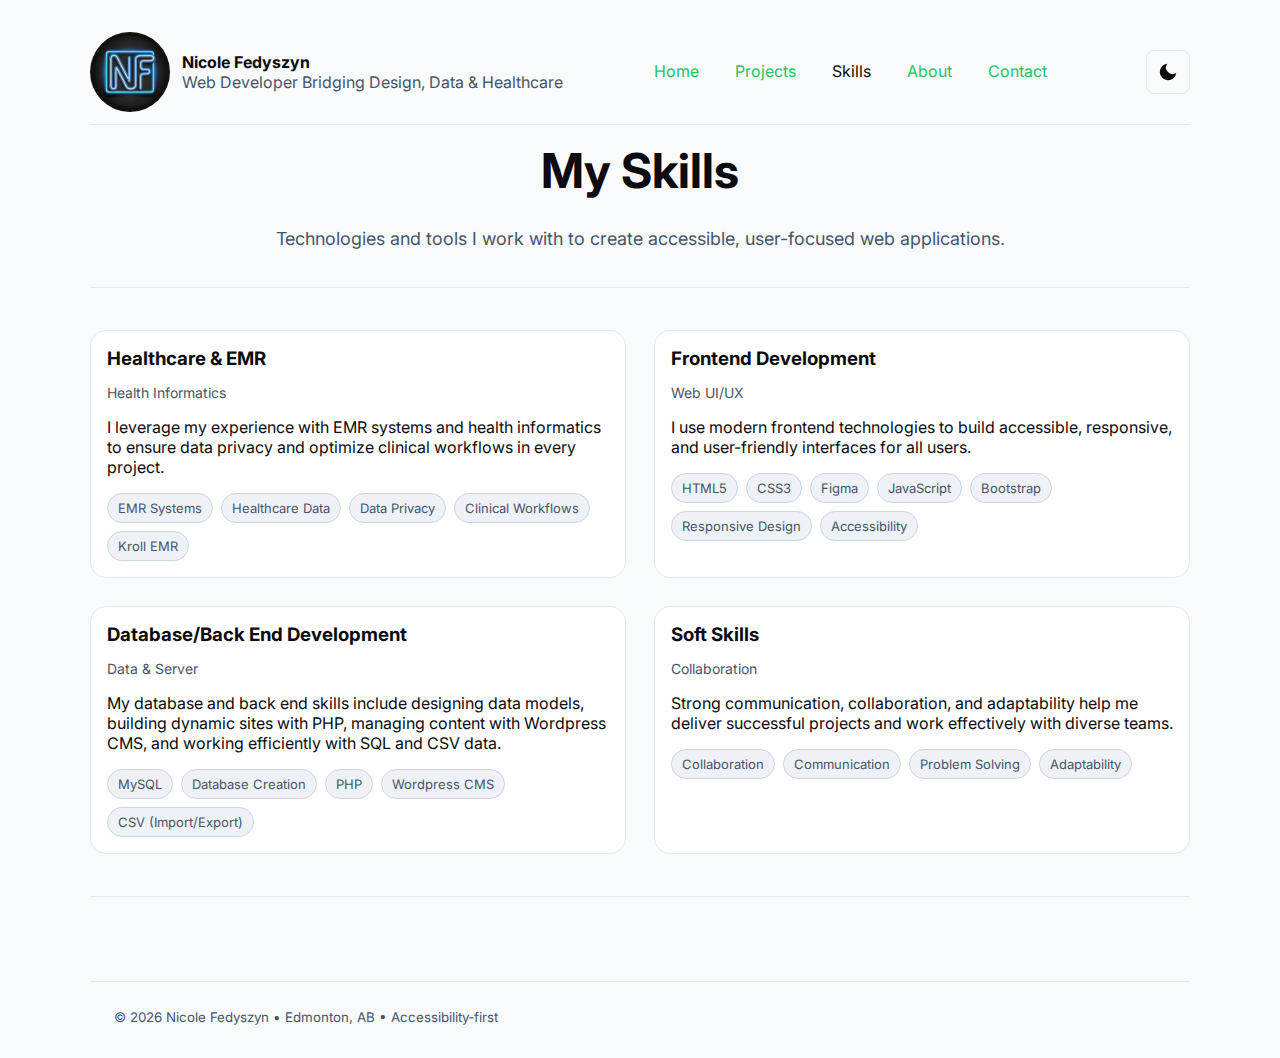
<file: skills.html>
<!doctype html>
<html lang="en">
<head>
    <meta charset="utf-8" />
    <meta name="viewport" content="width=device-width, initial-scale=1" />
    <title>Skills — Nicole Fedyszyn | Web Developer</title>
    <link rel="preconnect" href="https://fonts.googleapis.com">
    <link rel="preconnect" href="https://fonts.gstatic.com" crossorigin>
    <link href="https://fonts.googleapis.com/css2?family=Inter:wght@400;600;800&display=swap" rel="stylesheet">
    <link rel="stylesheet" href="css/style.css">
    <script>(function(){try{var t=localStorage.getItem('nf-theme')||localStorage.getItem('theme')||'light';document.documentElement.setAttribute('data-theme',t);}catch(e){document.documentElement.setAttribute('data-theme','light');}})();</script>
</head>
<body class="skills-page">
    <div class="wrap">
        <header>
            <div class="brand">
                <a href="index.html">
                    <img src="img/nflogo.jpg" alt="NF Logo" class="logo" />
                </a>
                <div>
                    <strong>Nicole Fedyszyn</strong><br>
                    <span style="color:var(--muted)">Web Developer Bridging Design, Data & Healthcare</span>
                </div>
            </div>
            <button class="hamburger" aria-label="Toggle navigation" aria-expanded="false">
                <span></span>
                <span></span>
                <span></span>
            </button>
            <nav aria-label="Primary" class="nav-menu">
                <a href="index.html">Home</a>
                <a href="projects.html">Projects</a>
                <a href="skills.html" style="color: var(--txt)">Skills</a>
                <a href="about.html">About</a>
                <a href="contact.html">Contact</a>
            </nav>
        </header>

        <section class="hero hero-center">
            <div class="hero-text-center">
                <h1>My Skills</h1>
                <p class="sub">Technologies and tools I work with to create accessible, user-focused web applications.</p>
            </div>
        </section>

        <section>
            <div class="grid">
                <div class="card">
                    <h3>Healthcare & EMR</h3>
                    <p class="meta">Health Informatics</p>
                    <p>I leverage my experience with EMR systems and health informatics to ensure data privacy and optimize clinical workflows in every project.</p>
                    <div class="skills">
                        <span class="chip">EMR Systems</span>
                        <span class="chip">Healthcare Data</span>
                        <span class="chip">Data Privacy</span>
                        <span class="chip">Clinical Workflows</span>
                        <span class="chip">Kroll EMR</span>
                    </div>
                </div>
                <div class="card">
                    <h3>Frontend Development</h3>
                    <p class="meta">Web UI/UX</p>
                    <p>I use modern frontend technologies to build accessible, responsive, and user-friendly interfaces for all users.</p>
                    <div class="skills">
                        <span class="chip">HTML5</span>
                        <span class="chip">CSS3</span>
                        <span class="chip">Figma</span>
                        <span class="chip">JavaScript</span>
                        <span class="chip">Bootstrap</span>
                        <span class="chip">Responsive Design</span>
                        <span class="chip">Accessibility</span>
                    </div>
                </div>
                <div class="card">
                    <h3>Database/Back End Development</h3>
                    <p class="meta">Data & Server</p>
                    <p>My database and back end skills include designing data models, building dynamic sites with PHP, managing content with Wordpress CMS, and working efficiently with SQL and CSV data.</p>
                    <div class="skills">
                        <span class="chip">MySQL</span>
                        <span class="chip">Database Creation</span>
                        <span class="chip">PHP</span>
                        <span class="chip">Wordpress CMS</span>
                        <span class="chip">CSV (Import/Export)</span>
                    </div>
                </div>
                <div class="card">
                    <h3>Soft Skills</h3>
                    <p class="meta">Collaboration</p>
                    <p>Strong communication, collaboration, and adaptability help me deliver successful projects and work effectively with diverse teams.</p>
                    <div class="skills">
                        <span class="chip">Collaboration</span>
                        <span class="chip">Communication</span>
                        <span class="chip">Problem Solving</span>
                        <span class="chip">Adaptability</span>
                    </div>
                </div>
            </div>
        </section>

        <section>
            
        </section>





        <footer>
            <small>© <span id="y"></span> Nicole Fedyszyn • Edmonton, AB • Accessibility‑first</small>
        </footer>
    </div>

    <script src="js/hamburger.js"></script>
    <script src="js/theme-toggle.js"></script>
    <script>
        document.getElementById("y").textContent = new Date().getFullYear();
    </script>
</body>
</html>
</file>
<file: css/style.css>
/* Ensure desktop nav keeps spacing and layout, overriding any mobile drawer styles */
@media (min-width: 769px) {
  nav.nav-menu {
    display: flex !important;
    position: static;
    right: auto; width: auto; height: auto;
    background: none;
    flex-direction: row;
    align-items: center;
    gap: 36px;
  }
  nav.nav-menu a {
    padding: 0;
    border: 0;
    box-shadow: none;
    border-left: 0;
    background: transparent;
    line-height: 1.2;
  }
}
.skills-page .grid {
  display: grid;
  grid-template-columns: 1fr;
  gap: 28px;
}
@media (min-width: 700px) {
  .skills-page .grid {
    grid-template-columns: 1fr 1fr;
  }
}
.contact-row {
  display: flex;
  gap: 32px;
  justify-content: center;
  align-items: flex-start;
  flex-wrap: wrap;
  margin-bottom: 2rem;
}
.contact-row > div {
  min-width: 180px;
  flex: 1 1 180px;
  max-width: 240px;
  background: var(--card-bg, #181824);
  border-radius: 12px;
  padding: 18px 16px 12px 16px;
  box-shadow: 0 2px 8px 0 rgba(0,0,0,0.04);
  text-align: center;
}
.contact-row h3 {
  margin-top: 0;
  margin-bottom: 0.5em;
  font-size: 1.1em;
  color: var(--accent, #7fd7ff);
}
.contact-row a {
  color: var(--txt, #fff);
  word-break: break-all;
}
/* Center the About My Work section on the projects page */
.about-centered .two {
  display: flex;
  flex-direction: column;
  align-items: center;
  justify-content: center;
  text-align: center;
  min-height: 50vh;
}
/* Center hero section on contact page */
/* Hamburger close (X) button */
.hamburger .close-x {
  display: none;
  position: absolute;
  top: 10px;
  right: 10px;
  width: 32px;
  height: 32px;
  background: none;
  border: none;
  color: var(--txt);
  font-size: 2rem;
  z-index: 1001;
  cursor: pointer;
}
.hamburger.active .close-x {
  display: block;
}
:root {
  --bg: #0b0b10;
  --panel: #12131a;
  --muted: #aab1c3;
  --txt: #e9eef7;
  --line: #212536;
  --accent: #9be7ff;
  --accent2: #ff9bff;
  --max: 1100px;
}
/* Light theme overrides */
html[data-theme="light"] {
  --bg: #f8fafc;
  --panel: #ffffff;
  --muted: #475569;
  --txt: #0b0b10;
  --line: #e5e7eb;
  --accent: #22c55e; /* green-500 */
  --accent2: #d8b4fe; /* violet-300 (lilac) */
}
html,
body {
  height: 100%;
}
body {
  margin: 0;
  background: var(--bg);
  color: var(--txt);
  font-family: Inter, system-ui, -apple-system, Segoe UI, Roboto, Arial,
    sans-serif;
}
a {
  color: var(--accent);
  text-decoration: none;
}
a:hover {
  text-decoration: underline;
}
.wrap {
  max-width: var(--max);
  margin-inline: auto;
  padding: 20px;
}
header {
  display: flex;
  align-items: center;
  justify-content: space-between;
  gap: 16px;
  padding: 12px 0;
}
.brand {
  display: flex;
  align-items: center;
  gap: 12px;
}
.logo {
  width: 80px;
  height: 80px;
  border-radius: 50%;
  background: none;
  box-shadow: none;
  object-fit: cover;
  display: block;
}
/* Profile image styling (hero/about) */
.profile-image {
  border-radius: 50%;
  border: 0; /* ring handled by wrapper gradient */
  box-sizing: border-box;
  background: radial-gradient(circle at 35% 30%, rgba(255,255,255,0.12), rgba(255,255,255,0) 60%);
  box-shadow: 0 6px 28px -6px rgba(155,231,255,0.20); /* soft ambient glow only */
}
html[data-theme="light"] .profile-image {
  box-shadow: 0 6px 22px -6px rgba(14,165,233,0.20);
}
/* Radial ring wrapper (single definition) */
.profile-ring {
  --ring: 10px; /* ring thickness */
  position: relative;
  width: 18rem;
  height: 18rem;
  margin: 0 auto;
  border-radius: 50%;
  padding: var(--ring);
  display: flex;
  align-items: center;
  justify-content: center;
  /* Fallback: concentrate transition near the edge */
  background: radial-gradient(circle at 50% 50%, var(--accent) 92%, var(--accent2) 100%);
  /* Preferred: make the transition happen exactly within the ring band */
  background: radial-gradient(circle closest-side, var(--accent) calc(100% - var(--ring)), var(--accent2) 100%);
  box-sizing: border-box;
}
.profile-ring img.profile-image {
  width: 100%;
  height: 100%;
  border-radius: 50%;
  object-fit: cover;
  display: block;
}
html[data-theme="light"] .profile-ring {
  background: radial-gradient(circle at 50% 50%, var(--accent) 91%, var(--accent2) 100%);
  background: radial-gradient(circle closest-side, var(--accent) calc(100% - var(--ring)), var(--accent2) 100%);
}
/* Theme toggle button (was corrupted by previous edit; restoring) */
.theme-toggle {
  margin-left: 8px;
  width: 44px;
  height: 44px;
  display: inline-flex;
  align-items: center;
  justify-content: center;
  padding: 8px;
  border-radius: 8px;
  border: 1px solid var(--line);
  background: transparent;
  color: var(--txt);
  cursor: pointer;
  z-index: 2002;
  touch-action: manipulation;
  -webkit-tap-highlight-color: transparent;
  transition: background-color 0.15s ease, transform 0.1s ease, opacity 0.2s ease;
}
.theme-toggle:hover {
  background: rgba(155, 231, 255, 0.08);
}
.theme-toggle svg { width: 22px; height: 22px; display: block; }
/* Pressed state */
.theme-toggle:active {
  transform: scale(0.96);
}

/* Larger tap target on small screens */
@media (max-width: 768px) {
  .theme-toggle {
    width: 48px;
    height: 48px;
    padding: 10px;
  }
  .theme-toggle svg { width: 24px; height: 24px; }
}
.hero {
  display: grid;
  grid-template-columns: 1fr 1fr;
  gap: 28px;
   align-items: center;
  border-top: 1px solid var(--line);
  border-bottom: 1px solid var(--line);
  padding: 20px 0 20px 0;
   justify-content: center;
}
.hero.hero-center {
  grid-template-columns: 1fr; /* single column for center pages */
  justify-items: center;
}
.hero.hero-center .hero-text-center { text-align: center; }
.hero > div:first-child {
  display: flex;
  flex-direction: column;
  align-items: center;
}

h1 {
  font-size: clamp(28px, 5vw, 48px);
  line-height: 1.1;
  margin: 0 0 12px;
}

/* Badges */
.badge {
  display: inline-block;
  font-size: 0.75rem;
  line-height: 1;
  padding: 6px 10px;
  border-radius: 999px;
  border: 1px solid var(--line);
  background: color-mix(in oklab, var(--accent) 12%, var(--panel) 88%);
  color: var(--txt);
  margin-left: 8px;
  vertical-align: middle;
}
.badge .icon { margin-right: 6px; vertical-align: -2px; }
.badge .icon.hazard { width: 16px; height: 16px; }

html[data-theme="light"] .badge {
  border-color: var(--line);
  background: color-mix(in oklab, var(--accent) 10%, #fff 90%);
  color: #111;
}
.sub {
  color: var(--muted);
  font-size: 18px;
}
.cta {
  display: flex;
  gap: 12px;
  margin-top: 18px;
  flex-wrap: wrap;
}
.cta.cta-center {
  justify-content: center;
}
.btn {
  background: linear-gradient(90deg, var(--accent), var(--accent2));
  color: #0b0b10;
  font-weight: 700;
  padding: 12px 16px;
  border-radius: 12px;
  box-shadow: 0 0 0 2px rgba(155, 231, 255, 0.25),
    0 0 28px rgba(255, 155, 255, 0.18);
  display: inline-flex; /* ensure vertical centering */
  align-items: center;
  justify-content: center;
  text-align: center;
  line-height: 1.2;
}
.btn.alt {
  background: #191b26;
  color: var(--txt);
  border: 1px solid #2a2f41;
  box-shadow: none;
}
/* Light mode adjustments for secondary surfaces */
html[data-theme="light"] .btn.alt {
  background: #f1f5f9;
  border-color: #cbd5e1;
}
.ball {
  width: 220px;
  aspect-ratio: 1;
  border-radius: 50%;
  margin: 0 auto;
  background: radial-gradient(
      circle at 30% 30%,
      #fff 0%,
      #d9edf7 20%,
      #cbe7ff 35%,
      #9be7ff 55%,
      transparent 60%
    ),
    conic-gradient(
      from 0deg,
      rgba(255, 255, 255, 0.15) 0 20%,
      rgba(255, 255, 255, 0) 20% 100%
    );
  position: relative;
}
.ball:after {
  content: "";
  position: absolute;
  inset: 0;
  border-radius: 50%;
  background-image: linear-gradient(
    135deg,
    rgba(255, 255, 255, 0.25),
    rgba(255, 255, 255, 0)
  );
}

section {
  padding: 42px 0;
  border-bottom: 1px solid var(--line);
}
h2 {
  font-size: 26px;
  margin: 0 0 16px;
}
.grid {
  display: grid;
  grid-template-columns: repeat(3, 1fr);
  gap: 16px;
}

/* Center the grid in the about-centered section (projects page) */
.about-centered .grid {
  display: flex;
  justify-content: center;
  gap: 16px;
}
.card {
  background: var(--panel);
  border: 1px solid #22263a;
  border-radius: 16px;
  padding: 16px;

}
html[data-theme="light"] .card {
  border-color: #e2e8f0;
}
.card h3 {
  margin: 0 0 8px;
}
.meta {
  color: var(--muted);
  font-size: 14px;
}
.skills {
  display: flex;
  flex-wrap: wrap;
  gap: 8px;
}
.chip {
  border: 1px solid #2a2f41;
  background: #191b26;
  border-radius: 999px;
  padding: 6px 10px;
  color: var(--muted);
  font-size: 13px;
}
html[data-theme="light"] .chip {
  background: #eef2f7;
  border-color: #cbd5e1;
}

footer {
  padding: 24px 24px 12px 24px;
  color: var(--muted);
  text-align: left;
  width: 100%;
  box-sizing: border-box;
}
.two {
  display: grid;
  grid-template-columns: 1fr 1fr;
  gap: 18px;
}

@media (max-width: 900px) {
  .hero {
    grid-template-columns: 1fr;
  }
  .grid {
    grid-template-columns: 1fr;
  }
  /* Ensure projects cards stack one-per-row on mobile */
  .about-centered .grid {
    display: grid;
    grid-template-columns: 1fr;
    justify-items: stretch;
  }
  .two {
    grid-template-columns: 1fr;
  }
  nav {
    display: none;
  }
}
/* Hamburger Menu Styles */
.hamburger {
  display: none;
  flex-direction: column;
  background: none;
  border: none;
  cursor: pointer;
  padding: 8px;
  gap: 6px;
  position: relative;
  z-index: 4001; /* ensure visible above mobile nav overlay */
}

@media (max-width: 900px) {
  .hamburger {
    display: flex;
  }
}

.hamburger span {
  width: 32px;
  height: 4px;
    background: var(--txt);
    transition: all 0.3s ease;
    border-radius: 2px;
}

.hamburger.active span:nth-child(1) {
    transform: rotate(45deg) translate(6px, 6px);
}

.hamburger.active span:nth-child(3) {
    transform: rotate(-45deg) translate(6px, -6px);
}

/* Mobile Navigation */
@media (max-width: 768px) {
  .hamburger {
    display: flex;
  }
  .nav-menu {
    display: flex !important;
    position: fixed;
    top: 0;
    right: -100%;
    width: 300px;
    height: 100vh;
    background: var(--bg);
    flex-direction: column;
    justify-content: flex-start; /* start at top */
    align-items: stretch;        /* full-width items */
    gap: 0;                      /* eliminate vertical gap between items so separators meet */
  padding-top: calc(var(--menu-top-offset, 64px) + 18px); /* clear room for hamburger icon */
    overflow-y: auto;            /* scroll if needed */
    transition: right 0.3s ease;
    z-index: 5001;               /* sit above hamburger and other header elements */
  }
  .nav-menu.active {
    right: 0;
  }
  /* When the mobile menu is open, hide the theme toggle to prevent accidental taps */
  nav.nav-menu.active + .theme-toggle {
    opacity: 0;
    pointer-events: none;
  }
  .nav-menu a {
    display: block;
    width: 100%;                 /* fill the drawer width */
    max-width: none;
    margin: 0rem;                   /* align to edges */
  --nav-item-pad-y: 0.55rem;   /* option A: slightly tighter vertical padding */
  padding: var(--nav-item-pad-y) 0.95rem; /* consistent horizontal */
    border-bottom: none;         /* switch to top borders for consistent look */
    text-decoration: none;
    font-size: 1.4rem;           /* slightly smaller for density */
    text-align: left;            /* align text with divider */
    line-height: 0.75;
    position: relative;          /* enable inline separators */
    z-index: 0;                  /* create stacking context for highlight mask */
    -webkit-tap-highlight-color: transparent; /* avoid iOS overlay gap */
    background-clip: padding-box;             /* keep highlight tight to padding */
    border-left: 4px solid transparent;       /* left accent bar (inactive state) */
    transition: border-left-color 140ms ease, box-shadow 140ms ease, color 140ms ease;
    padding: 1rem;
  }
  /* Draw the hover/active highlight within the padding box so lines align */
  .nav-menu a::selection { background: none; }
  /* option C: use inset box-shadow for highlight instead of background */
  .nav-menu a:hover,
  .nav-menu a:active,
  .nav-menu a:focus-visible,
  .nav-menu a.hovering,
  .nav-menu a.active,
  .nav-menu a[aria-current="page"] {
    background: transparent;
    box-shadow: inset 0 0 0 9999px rgba(155, 231, 255, 0.10);
    border-left-color: var(--accent); /* show accent bar when interacting/active */
  }
  /* Mask to avoid the hovered item's background overlay bleeding over the top/bottom lines */
  .nav-menu a::after,
  .nav-menu a::before { z-index: 1; }
  /* Top boundary only for the first item to avoid double lines between items */
    .nav-menu a:first-child::before {
    content: "";
    position: absolute;
    left: 0;
    right: 0;
    top: 0; /* flush with item top */
  height: 0px; /* option A: 1px separators */
    background: var(--muted);
  }
  /* Bottom boundary for every item so highlight is always fully bounded */
    .nav-menu a::after {
    content: "";
    position: absolute;
    left: 0;
    right: 0;
    bottom: 0; /* flush with item bottom */
  height: 0px; /* option A: 1px separators */
    background: var(--muted);
  }
  /* no interactive override: single shared divider between items (bottom only) */
  header {
    position: relative;
    z-index: 6001; /* above nav-menu (5001) so hamburger stays visible */
    display: grid;
    grid-template-columns: 1fr auto;
    grid-template-rows: auto auto;
    align-items: center;
    column-gap: 8px;
  }
  header .brand {
    grid-column: 1 / 2;
    grid-row: 1 / 3;
  }
  header .theme-toggle {
    grid-column: 2 / 3;
    grid-row: 1 / 2;
    justify-self: end;
    margin: 0;
  }
  header .hamburger {
    grid-column: 2 / 3;
    grid-row: 2 / 3;
    justify-self: end;
    margin: 0;
    z-index: 7002; /* ensure on top of the drawer */
  }
}

/* Override nav hiding for hamburger menu */
@media (max-width: 768px) {
    nav.nav-menu {
        display: flex !important;
    }
}
    
    .nav-menu a:last-child {
        border-bottom: none;
    }
    
    .nav-menu a:hover {
        background: rgba(155, 231, 255, 0.1);
    }

/* Projects Page Styles */
.projects-grid {
  display: grid;
  grid-template-columns: repeat(auto-fit, minmax(350px, 1fr));
  gap: 2rem;
  margin-top: 2rem;
}

.project-card {
  background: var(--panel);
  border: 1px solid #22263a;
  border-radius: 16px;
  overflow: hidden;
  transition: transform 0.3s ease, box-shadow 0.3s ease;
}

.project-card:hover {
  transform: translateY(-5px);
  box-shadow: 0 10px 30px rgba(0, 0, 0, 0.3);
}

.project-card img {
  width: 100%;
  height: 200px;
  object-fit: cover;
}

.project-content {
  padding: 1.5rem;
}

.project-content h3 {
  margin: 0 0 1rem 0;
  font-size: 1.5rem;
  color: var(--txt);
}

.project-content p {
  color: var(--muted);
  line-height: 1.6;
  margin-bottom: 1.5rem;
}

 .project-links {
  display: flex;
  gap: 1rem;
  flex-wrap: wrap;
  margin-top: 1rem;
  padding-top: 1.25rem;
}

.card .btn,
.project-content .btn {
  margin-top: 0;
}

.card .btn:first-child,
.project-content .btn:first-child {
  margin-top: 0;
}


.btn-primary, .btn-secondary {
  padding: 0.75rem 1.5rem;
  border-radius: 8px;
  text-decoration: none;
  font-weight: 600;
  transition: all 0.3s ease;
  display: inline-block;
  text-align: center;
  min-width: 120px;
}

.btn-primary {
  background: linear-gradient(90deg, var(--accent), var(--accent2));
  color: #0b0b10;
  box-shadow: 0 0 0 2px rgba(155, 231, 255, 0.25),
    0 0 28px rgba(255, 155, 255, 0.18);
}

.btn-primary:hover {
  transform: translateY(-2px);
  box-shadow: 0 0 0 2px rgba(155, 231, 255, 0.4),
    0 0 35px rgba(255, 155, 255, 0.25);
  text-decoration: none;
}

.btn-secondary {
  background: transparent;
  color: var(--txt);
  border: 2px solid var(--accent);
}

.btn-secondary:hover {
  background: var(--accent);
  color: #0b0b10;
  text-decoration: none;
}

/* Skills Page Styles */
.skills-section {
  padding: 2rem 0;
}

.skills-category {
  margin-bottom: 3rem;
}

.skills-category h2 {
  margin-bottom: 2rem;
  color: var(--txt);
  text-align: center;
}

.skills-grid {
  display: grid;
  grid-template-columns: repeat(auto-fit, minmax(250px, 1fr));
  gap: 1.5rem;
}

.skill-item {
  background: var(--panel);
  border: 1px solid #22263a;
  border-radius: 12px;
  padding: 1.5rem;
}

.skill-item h3 {
  margin: 0 0 1rem 0;
  color: var(--txt);
}

.skill-bar {
  width: 100%;
  height: 8px;
  background: #2a2f41;
  border-radius: 4px;
  overflow: hidden;
}

.skill-progress {
  height: 100%;
  background: linear-gradient(90deg, var(--accent), var(--accent2));
  border-radius: 4px;
  transition: width 0.3s ease;
}

/* Contact Page Styles */
.contact-section {
  padding: 2rem 0;
  display: grid;
  grid-template-columns: 1fr 1fr;
  gap: 3rem;
  align-items: start;
}

.contact-info {
  display: flex;
  flex-direction: column;
  gap: 2rem;
}

.contact-item h3 {
  margin: 0 0 0.5rem 0;
  color: var(--txt);
}

.contact-item p {
  margin: 0;
  color: var(--muted);
}

.contact-item a {
  color: var(--accent);
  text-decoration: none;
}

.contact-item a:hover {
  text-decoration: underline;
}

.contact-form {
  background: var(--panel);
  border: 1px solid #22263a;
  border-radius: 16px;
  padding: 2rem;
}
html[data-theme="light"] .contact-form {
  border-color: #e2e8f0;
}

.form-group {
  margin-bottom: 1.5rem;
}

.form-group label {
  display: block;
  margin-bottom: 0.5rem;
  color: var(--txt);
  font-weight: 600;
}

.form-group input,
.form-group textarea {
  width: 100%;
  padding: 0.75rem;
  border: 1px solid #2a2f41;
  border-radius: 8px;
  background: var(--bg);
  color: var(--txt);
  font-family: inherit;
}
html[data-theme="light"] .form-group input,
html[data-theme="light"] .form-group textarea {
  border-color: #cbd5e1;
}

.form-group input:focus,
.form-group textarea:focus {
  outline: none;
  border-color: var(--accent);
  box-shadow: 0 0 0 2px rgba(155, 231, 255, 0.25);
}

.form-group textarea {
  resize: vertical;
  min-height: 120px;
}

/* Responsive adjustments */
@media (max-width: 768px) {
  .projects-grid {
    grid-template-columns: 1fr;
    gap: 1.5rem;
  }
  
  .skills-grid {
    grid-template-columns: 1fr;
  }
  
  .contact-section {
    grid-template-columns: 1fr;
    gap: 2rem;
  }
  
  .project-links {
    flex-direction: column;
  }
  
  .btn-primary, .btn-secondary {
    width: 100%;
  }
  /* Stack CTA buttons vertically on small screens and center them */
  .cta {
    flex-direction: column;
    align-items: center; /* center buttons instead of stretching full width */
    gap: 12px;
  }
  .cta .btn {
    width: auto;            /* no longer full width */
    min-width: 220px;       /* keep a nice touch width */
    max-width: 90vw;        /* avoid overflow on very small devices */
    min-height: 48px;       /* accessible tap target */
    font-size: 1.05rem;
    align-self: center;     /* ensure centering if overridden by other rules */
  }
  /* Allow CTA block to use full width while keeping heading centered */
  .hero > div:first-child { align-items: stretch; }
  .hero > div:first-child h1, .hero > div:first-child .sub { text-align: center; }
  .cta { width: 100%; }
}
</file>
<file: projects/booking/css/style.css>
:root {
  --bg: #0b0b10;
  --panel: #12131a;
  --muted: #aab1c3;
  --txt: #e9eef7;
  --line: #212536;
  --accent: #9be7ff;
  --accent2: #ff9bff;
  --ok: #8ff0a4;
  --err: #ff9ba8;
  --card: #151827;
  --focus: 0 0 0 2px rgba(155, 231, 255, 0.45),
    0 0 18px rgba(255, 155, 255, 0.25);
}
/* Light theme overrides for booking */
html[data-theme="light"] {
  --bg: #f8fafc;
  --panel: #ffffff;
  --muted: #475569;
  --txt: #0b0b10;
  --line: #e5e7eb;
  /* Align with site palette: green + lilac */
  --accent: #86efac; /* green */
  --accent2: #d8b4fe; /* lilac */
  --ok: #16a34a;
  --err: #ef4444;
  --card: #ffffff;
}
* {
  box-sizing: border-box;
}
html,
body {
  height: 100%;
}
body {
  margin: 0;
  background: var(--bg);
  color: var(--txt);
  font-family: Inter, system-ui, -apple-system, Segoe UI, Roboto, Arial,
    sans-serif;
}
a {
  color: var(--accent);
}
/* Use the global .wrap sizing so header matches other pages */
.wrap {
  max-width: var(--max);
  margin-inline: auto;
  padding: 20px;
}

.booking-hero {
  display: flex;
  justify-content: space-between;
  align-items: center;
  margin-top: 8px;
  margin-bottom: 16px;
}
.booking-brand {
  display: flex;
  gap: 10px;
  align-items: center;
}
.booking-logo {
  width: 40px;
  height: 40px;
  border-radius: 10px;
  background: linear-gradient(135deg, var(--accent), var(--accent2));
  display: grid;
  place-items: center;
  color: #0b0b10;
  font-weight: 800;
}
h1 {
  font-size: clamp(22px, 4vw, 34px);
  margin: 0;
}
.sub {
  color: var(--muted);
}

.card {
  background: var(--card);
  border: 1px solid #20253a;
  border-radius: 14px;
  padding: 16px;
}
html[data-theme="light"] .card {
  border-color: #e2e8f0;
}

/* progress */
.progress {
  display: flex;
  gap: 10px;
  margin: 10px 0 18px;
}
.dot {
  display: flex;
  align-items: center;
  gap: 8px;
  color: var(--muted);
}
.dot .num {
  width: 28px;
  height: 28px;
  border-radius: 999px;
  background: #121526;
  border: 1px solid #2a2f41;
  display: grid;
  place-items: center;
}
.dot.active {
  color: var(--txt);
}
.dot.active .num {
  background: linear-gradient(135deg, var(--accent), var(--accent2));
  color: #0b0b10;
  font-weight: 800;
  box-shadow: var(--focus);
}
.dot.done .num {
  background: linear-gradient(135deg, var(--accent), var(--accent2));
  color: #0b0b10;
  font-weight: 800;
}

/* grid */
.grid {
  display: grid;
  grid-template-columns: 1fr 1fr;
  gap: 16px;
}
@media (max-width: 900px) {
  .grid {
    grid-template-columns: 1fr;
  }
}

label {
  display: block;
  margin: 0 0 8px;
}
input[type="text"],
input[type="email"],
input[type="tel"],
select,
button,
textarea {
  font: inherit;
}
input[type="text"],
input[type="email"],
input[type="tel"],
select {
  width: 100%;
  padding: 12px;
  border-radius: 10px;
  border: 1px solid #2a2f41;
  background: #0f1220;
  color: var(--txt);
}
input:focus,
select:focus,
button:focus {
  outline: none;
  box-shadow: var(--focus);
}

.btn {
  background: linear-gradient(90deg, var(--accent), var(--accent2));
  color: #0b0b10;
  font-weight: 700;
  padding: 12px 16px;
  border-radius: 10px;
  border: none;
  cursor: pointer;
}
.btn.secondary {
  background: #191b26;
  color: var(--txt);
  border: 1px solid #2a2f41;
}
.actions {
  display: flex;
  gap: 10px;
  justify-content: flex-end;
  margin-top: 16px;
  position: relative;
  z-index: 1; /* keep buttons above any notices below */
}

.slots {
  display: grid;
  grid-template-columns: repeat(3, 1fr);
  gap: 10px;
}
@media (max-width: 700px) {
  .slots {
    grid-template-columns: repeat(2, 1fr);
  }
}
.slot {
  padding: 10px 12px;
  border-radius: 10px;
  border: 1px solid #2a2f41;
  background: #0f1220;
  text-align: center;
  cursor: pointer;
  color: var(--txt);
}
.slot[aria-pressed="true"] {
  background: linear-gradient(135deg, var(--accent), var(--accent2));
  color: #0b0b10;
  font-weight: 800;
}

.slot:disabled {
  background: #1a1a1a;
  color: #666;
  cursor: not-allowed;
  border: 1px solid #333;
  opacity: 0.5;
}

.slot:disabled:hover {
  background: #1a1a1a;
  color: #666;
}

.review {
  display: grid;
  grid-template-columns: 1fr 1fr;
  gap: 10px;
}
.review div {
  background: #0f1220;
  border: 1px solid #2a2f41;
  border-radius: 10px;
  padding: 10px;
}

.hint {
  color: var(--muted);
  font-size: 14px;
}
.error {
  color: var(--err);
  font-size: 14px;
  position: relative; /* prevent accidental overlay contexts */
  z-index: 0; /* ensure it never stacks above action buttons */
}
.error[hidden] { display: none !important; }
.error:not([hidden]) { margin-top: 12px; pointer-events: none; }
.success {
  background: #0f1b14;
  border: 1px solid #224330;
  color: #b9ffd2;
  padding: 14px;
  border-radius: 12px;
}
/* Ensure any element marked hidden truly does not render even if other styles set display */
[hidden] { display: none !important; }

/* Better date input styling */
/* Better date input styling with gradient arrow */
input[type="date"] {
  position: relative;
  background: #0f1220;
  border: 1px solid #2a2f41;
  border-radius: 10px;
  padding: 12px;
  color: var(--txt);
  font-family: inherit;
  cursor: pointer;
}

input[type="date"]::-webkit-calendar-picker-indicator {
  background-image: url("data:image/svg+xml,%3Csvg xmlns='http://www.w3.org/2000/svg' width='16' height='16' viewBox='0 0 16 16'%3E%3Cdefs%3E%3ClinearGradient id='grad' x1='0%25' y1='0%25' x2='100%25' y2='100%25'%3E%3Cstop offset='0%25' style='stop-color:%239be7ff;stop-opacity:1' /%3E%3Cstop offset='100%25' style='stop-color:%23ff9bff;stop-opacity:1' /%3E%3C/linearGradient%3E%3C/defs%3E%3Cpath d='M2 4l6 6 6-6' stroke='url(%23grad)' stroke-width='2' fill='none' stroke-linecap='round' stroke-linejoin='round'/%3E%3C/svg%3E");
  background-repeat: no-repeat;
  background-position: center;
  background-size: 16px 16px;
  cursor: pointer;
  margin-left: 8px;
  width: 20px;
  height: 20px;
}

input[type="date"]::-webkit-inner-spin-button,
input[type="date"]::-webkit-clear-button {
  display: none;
}

input[type="date"]::-webkit-datetime-edit {
  color: var(--txt);
}

input[type="date"]::-webkit-datetime-edit-text {
  color: var(--muted);
}

input[type="date"]::-webkit-datetime-edit-month-field,
input[type="date"]::-webkit-datetime-edit-day-field,
input[type="date"]::-webkit-datetime-edit-year-field {
  color: var(--txt);
  background: transparent;
}

input[type="date"]:focus {
  outline: none;
  box-shadow: var(--focus);
}

input[type="date"]:hover::-webkit-calendar-picker-indicator {
  opacity: 0.8;
}

.back-nav {
  text-align: center;
  padding: 16px 20px 0;
  max-width: 960px;
  margin: 0 auto;
}

.back-link {
  color: var(--accent);
  text-decoration: none;
  font-weight: 600;
  transition: color 0.3s ease;
  border-bottom: 2px solid transparent;
}

.back-link:hover {
  color: var(--accent2);
  border-bottom-color: var(--accent);
}

/* =============================
   Light mode component overrides
   ============================= */
/* Inputs/selects in light */
html[data-theme="light"] input[type="text"],
html[data-theme="light"] input[type="email"],
html[data-theme="light"] input[type="tel"],
html[data-theme="light"] select {
  background: #ffffff;
  border-color: #cbd5e1;
  color: #0b0b10;
}

/* Date input in light */
html[data-theme="light"] input[type="date"] {
  background: #ffffff;
  border-color: #cbd5e1;
  color: #0b0b10;
}

/* Secondary buttons in light */
html[data-theme="light"] .btn.secondary {
  background: #f1f5f9;
  color: #0b0b10;
  border: 1px solid #cbd5e1;
}

/* Time slots in light */
html[data-theme="light"] .slot {
  background: #ffffff;
  border-color: #cbd5e1;
  color: #0b0b10;
}
html[data-theme="light"] .slot:disabled,
html[data-theme="light"] .slot:disabled:hover {
  background: #f1f5f9;
  border-color: #e5e7eb;
  color: #94a3b8;
}

/* Review boxes in light */
html[data-theme="light"] .review div {
  background: #ffffff;
  border-color: #e2e8f0;
}

/* Progress dots (inactive) in light */
html[data-theme="light"] .dot .num {
  background: #f1f5f9;
  border-color: #cbd5e1;
}

/* Success notice in light */
html[data-theme="light"] .success {
  background: #ecfdf5;
  border-color: #86efac;
  color: #065f46;
}

/* Light theme: progress done dots use the green→purple gradient */
html[data-theme="light"] .dot.done .num {
  background: linear-gradient(135deg, var(--accent), var(--accent2));
}

/* Light theme: date picker indicator arrow in green→purple */
html[data-theme="light"] input[type="date"]::-webkit-calendar-picker-indicator {
  background-image: url("data:image/svg+xml,%3Csvg xmlns='http://www.w3.org/2000/svg' width='16' height='16' viewBox='0 0 16 16'%3E%3Cdefs%3E%3ClinearGradient id='grad' x1='0%25' y1='0%25' x2='100%25' y2='100%25'%3E%3Cstop offset='0%25' style='stop-color:%2386efac;stop-opacity:1' /%3E%3Cstop offset='100%25' style='stop-color:%23d8b4fe;stop-opacity:1' /%3E%3C/linearGradient%3E%3C/defs%3E%3Cpath d='M2 4l6 6 6-6' stroke='url(%23grad)' stroke-width='2' fill='none' stroke-linecap='round' stroke-linejoin='round'/%3E%3C/svg%3E");
}
</file>
<file: projects/wordle/css/main.css>
@media (max-width: 600px) {
  #wordle-form .row {
    display: flex;
    flex-direction: column;
    gap: 0;
  }
  #wordle-form .mb-3.col-9,
  #wordle-form .mb-3.col-3 {
    width: 100%;
    max-width: 100%;
    flex: unset;
    margin: 0 0 8px 0;
    display: block;
  }
  #wordle-form .mb-3.col-3 {
    margin-bottom: 0;
  }
}
@media (max-width: 600px) {
  .wordle {
    margin-left: 2vw;
    margin-right: 2vw;
  }
  .guess-character {
    width: 56px;
    height: 56px;
    font-size: 26px;
    padding-left: 2px;
    padding-right: 2px;
  }
  .keyboard-row {
    gap: 2px;
  }
  .key {
    min-width: 26px;
    padding: 10px 6px;
    font-size: 14px;
  }
  .btn-primary {
    font-size: 1.1rem;
    padding: 12px 0;
    width: 100%;
    min-width: 0;
    white-space: pre-line;
    word-break: break-word;
    text-align: center;
    box-sizing: border-box;
  }
  .row {
    display: block;
  }
  .mb-3.col-9 {
    width: 100%;
    margin-bottom: 8px;
    display: block;
  }
  .mb-3.col-3 {
    width: 100%;
    display: block;
    margin: 0 auto 0 0;
  }
}
/* our custom CSS file*/
.bd-placeholder-img {
  font-size: 1.125rem;
  text-anchor: middle;
  -webkit-user-select: none;
  -moz-user-select: none;
  user-select: none;
}

@media (min-width: 768px) {
  .bd-placeholder-img-lg {
    font-size: 3.5rem;
  }
}

.guess-character {
  width: 50px;
  height: 50px;
  padding-left: 5px;
  padding-right: 5px;
  border: solid;
  border-width: 1px;
  border-color: white;
  font-size: 26px;
  text-align: center;
  line-height: 1;
  display: flex;
  align-items: center;
  justify-content: center;
  text-transform: uppercase;
}

/* Light mode: make empty boxes darker for better contrast */
html[data-theme="light"] .guess-character:not(.correct-letter-placement):not(.incorrect-letter-placement) {
  background-color: #e9ecef; /* light gray */
  border-color: #adb5bd;     /* mid gray border */
  color: #212529;            /* dark text */
}

.wordle {
  margin-left: 20%;
  margin-right: 20%;
}

.guesses {
  padding-top: 15px;
}

.correct-letter-placement {
  background-color: #2e7d32; /* richer green */
  border-color: #1b5e20;     /* dark green border */
  color: #ffffff;            /* readable text */
}

.incorrect-letter-placement {
  background-color: #b59f19; /* stronger yellow */
  border-color: #8c7712;     /* darker yellow border */
}

.hidden {
  display: none;
}

/* Keyboard styles */
.keyboard {
  margin-top: 20px;
}

.keyboard-row {
  display: flex;
  justify-content: center;
  gap: 5px;
  margin-bottom: 8px;
}

.key {
  background-color: #818384;
  color: white;
  border: none;
  border-radius: 4px;
  padding: 10px 8px;
  min-width: 30px;
  font-weight: bold;
  text-align: center;
  cursor: pointer;
  font-size: 14px;
}

.key.correct-letter {
  background-color: green;
}

.key.incorrect-letter {
  background-color: #a3a328;
}

.key.not-in-word {
  background-color: #3a3a3c;
}

.back-to-portfolio {
  display: inline-block;
  color: var(--accent, #9be7ff);
  text-decoration: none;
  font-weight: 600;
  padding: 8px 0;
  transition: color 0.3s ease;
  border-bottom: 2px solid transparent;
}

.back-to-portfolio:hover {
  color: var(--accent2, #ff9bff);
  text-decoration: none;
  border-bottom-color: var(--accent, #9be7ff);
}

/* If you don't have CSS variables defined in Wordle, use these fallbacks */
:root {
  --accent: #9be7ff;
  --accent2: #ff9bff;
}
</file>
<file: projects/wordle/css/cover.css>
/*
 * Globals
 */


/* Custom default button */
.btn-secondary,
.btn-secondary:hover,
.btn-secondary:focus {
  color: #333;
  text-shadow: none; /* Prevent inheritance from `body` */
}


/*
 * Base structure
 */

body {
  text-shadow: 0 .05rem .1rem rgba(0, 0, 0, .5);
  box-shadow: inset 0 0 5rem rgba(0, 0, 0, .5);
}

.cover-container {
  max-width: 42em;
}


/*
 * Header
 */

.nav-masthead .nav-link {
  padding: .25rem 0;
  font-weight: 700;
  color: rgba(255, 255, 255, .5);
  background-color: transparent;
  border-bottom: .25rem solid transparent;
}

.nav-masthead .nav-link:hover,
.nav-masthead .nav-link:focus {
  border-bottom-color: rgba(255, 255, 255, .25);
}

.nav-masthead .nav-link + .nav-link {
  margin-left: 1rem;
}

.nav-masthead .active {
  color: #fff;
  border-bottom-color: #fff;
}
</file>
